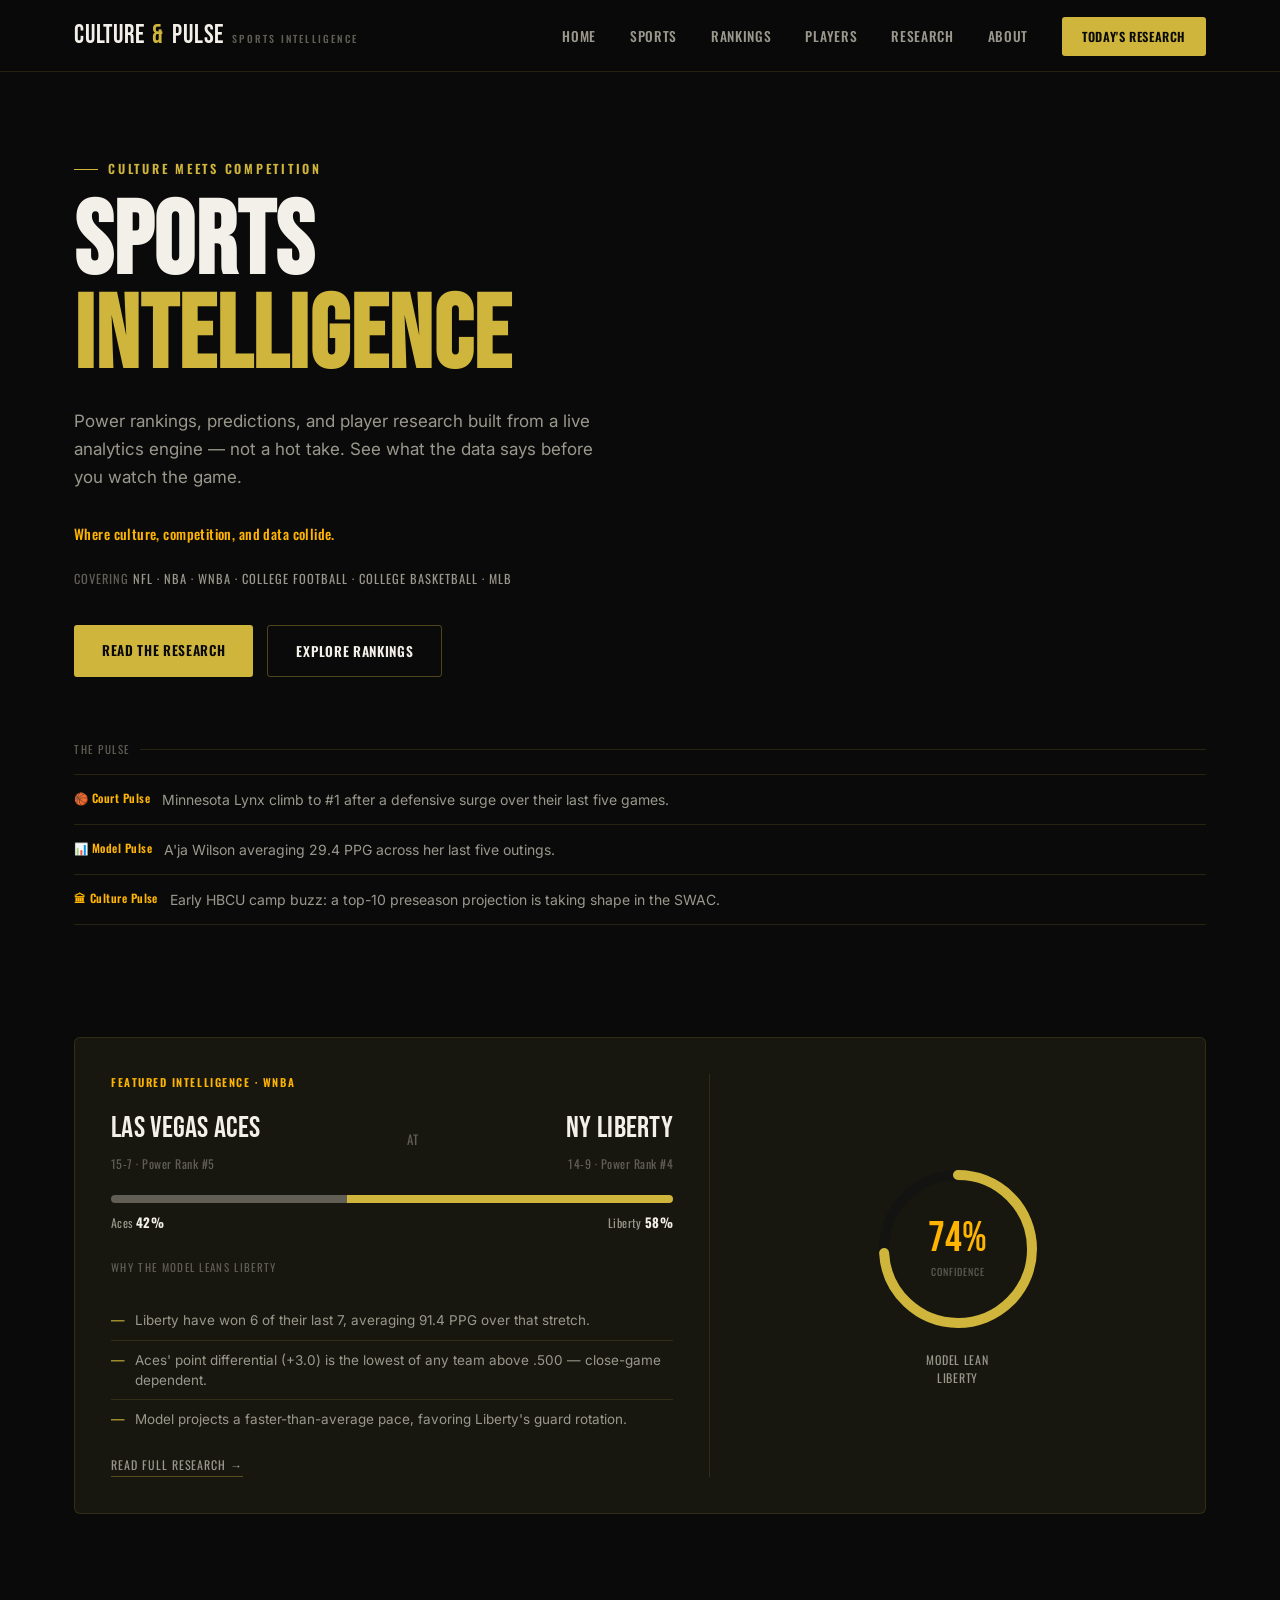
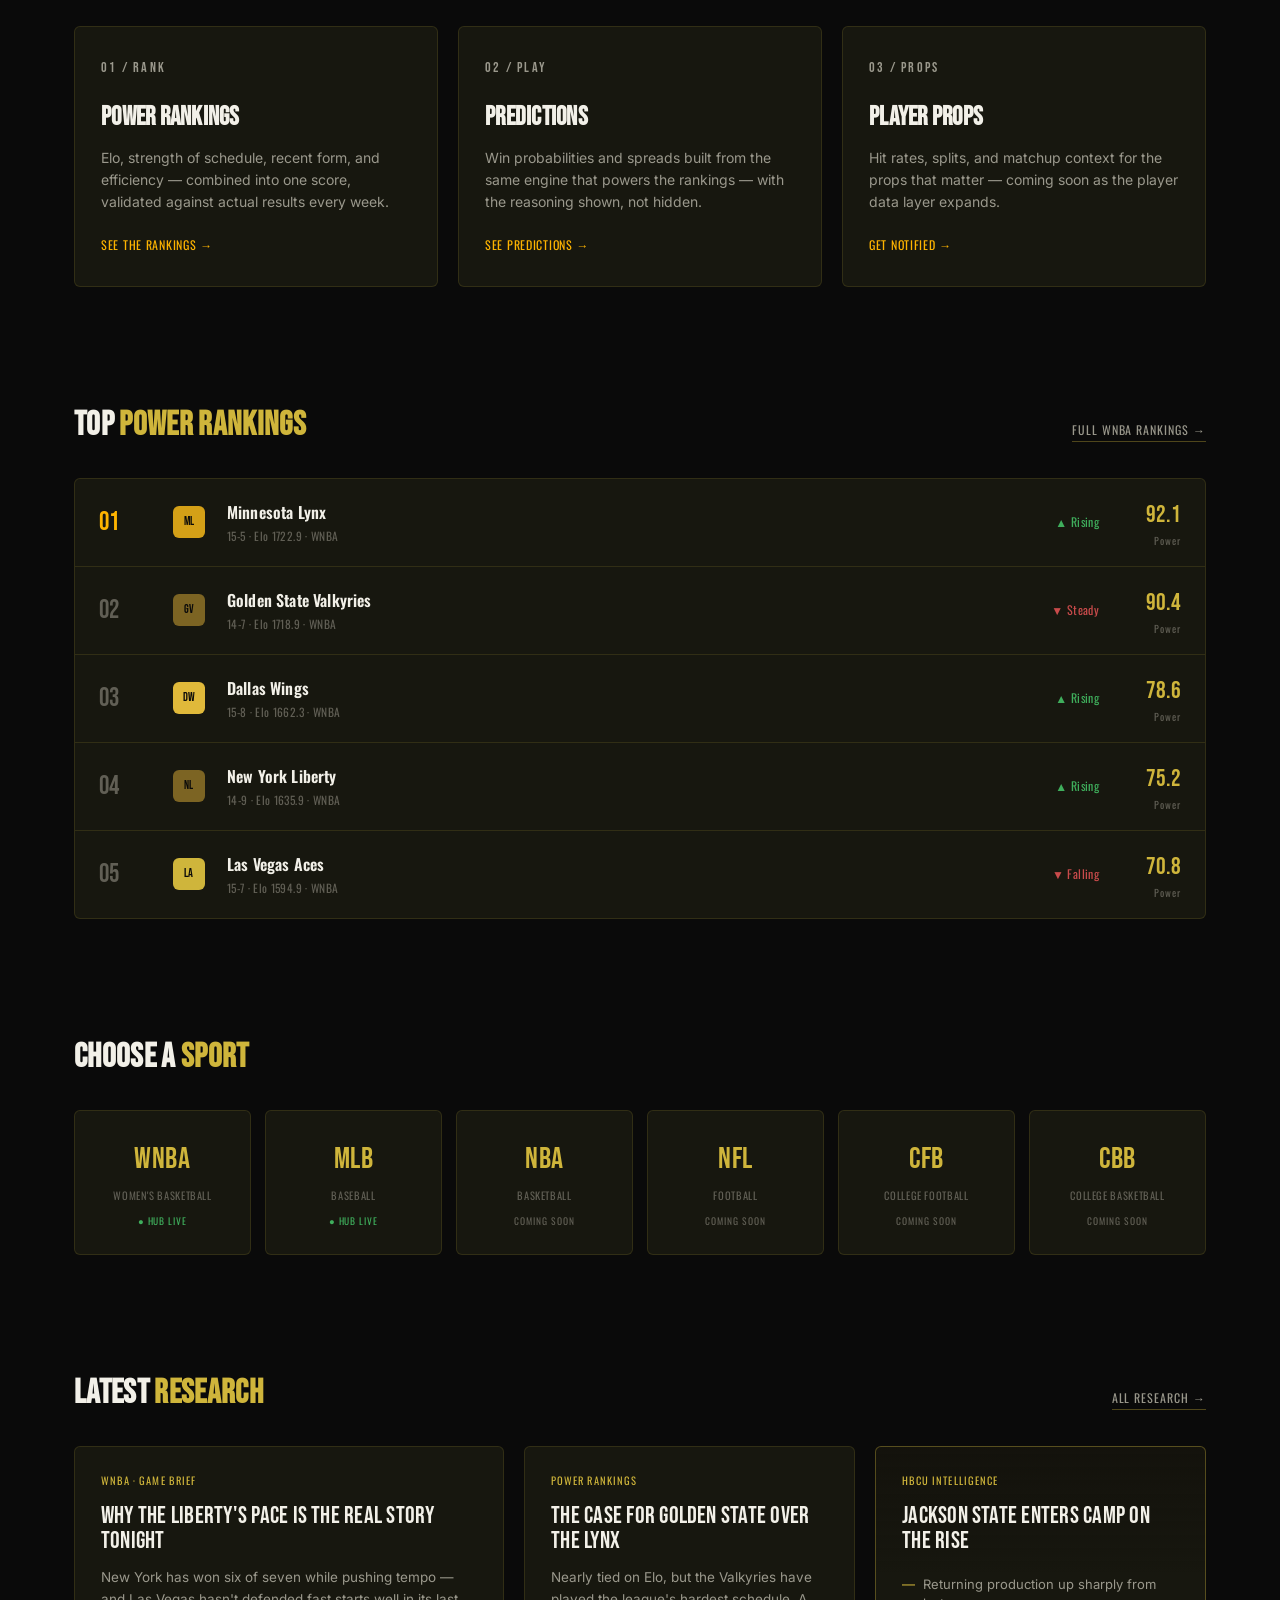
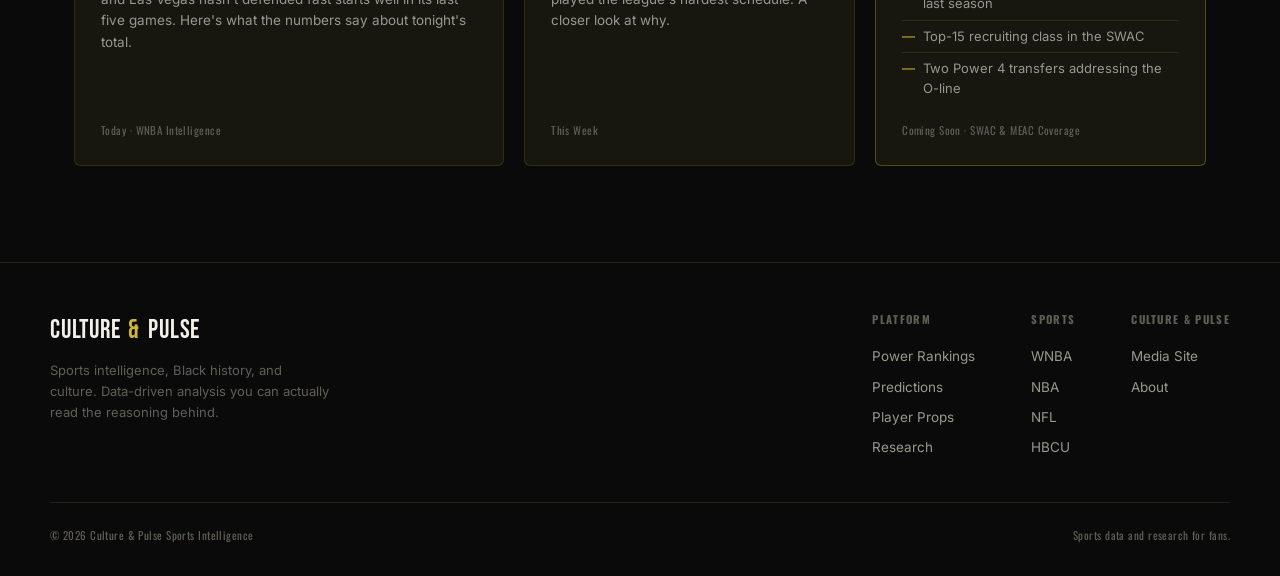
<file: index.html>
<!DOCTYPE html>
<html lang="en">
<head>
<meta charset="UTF-8">
<meta name="viewport" content="width=device-width, initial-scale=1.0">
<title>Culture & Pulse Sports Intelligence</title>
<meta name="description" content="Data-driven sports analysis, power rankings, predictions, and player insights across NFL, NBA, WNBA, College Football, College Basketball, and MLB.">
<link rel="preconnect" href="https://fonts.googleapis.com">
<link href="https://fonts.googleapis.com/css2?family=Bebas+Neue&family=Oswald:wght@400;500;600;700&family=Inter:wght@400;500;600&display=swap" rel="stylesheet">
<link rel="stylesheet" href="styles.css">
</head>
<body>

<div id="cp-ticker"></div>

<header>
  <nav>
    <a href="#" class="logo">CULTURE <span class="amp">&</span> PULSE<span class="sub">SPORTS INTELLIGENCE</span></a>
    <button class="nav-toggle" id="navToggle" aria-label="Open menu" aria-expanded="false">☰</button>
    <ul class="nav-links" id="navLinks">
      <li><a href="#">Home</a></li>
      <li class="has-dropdown">
        <a href="#" aria-haspopup="true">Sports</a>
        <ul class="dropdown">
          <li><a href="#">NFL</a></li>
          <li><a href="#">NBA</a></li>
          <li><a href="wnba.html">WNBA</a></li>
          <li><a href="mlb.html">MLB</a></li>
          <li><a href="#">College Football</a></li>
          <li><a href="#">College Basketball</a></li>
        </ul>
      </li>
      <li><a href="#">Rankings</a></li>
      <li><a href="#">Players</a></li>
      <li><a href="#">Research</a></li>
      <li><a href="#">About</a></li>
      <li><a href="#" class="nav-cta">Today's Research</a></li>
    </ul>
  </nav>
</header>

<main>

  <section class="hero">
    <p class="eyebrow">Culture Meets Competition</p>
    <h1 class="hero-title">Sports<br><span class="line2">Intelligence</span></h1>
    <p class="hero-sub">Power rankings, predictions, and player research built from a live analytics engine — not a hot take. See what the data says before you watch the game.</p>
    <p class="hero-dna">Where culture, competition, and data collide.</p>
    <p class="hero-sports-line">Covering <span>NFL · NBA · WNBA · College Football · College Basketball · MLB</span></p>
    <div class="hero-ctas">
      <a href="#research" class="btn btn-primary">Read the Research</a>
      <a href="#rankings" class="btn btn-ghost">Explore Rankings</a>
    </div>
  </section>

  <section id="pulse">
    <div class="wrap">
      <p class="pulse-label">The Pulse</p>
      <ul class="pulse-list">
        <li><span class="pulse-tag">🏀 Court Pulse</span> Minnesota Lynx climb to #1 after a defensive surge over their last five games.</li>
        <li><span class="pulse-tag">📊 Model Pulse</span> A'ja Wilson averaging 29.4 PPG across her last five outings.</li>
        <li><span class="pulse-tag">🏛 Culture Pulse</span> Early HBCU camp buzz: a top-10 preseason projection is taking shape in the SWAC.</li>
      </ul>
    </div>
  </section>

  <section id="gotd">
    <div class="wrap">
      <div class="gotd-card">
        <div>
          <p class="gotd-tag">Featured Intelligence · WNBA</p>
          <div class="matchup-row">
            <div class="team-block">
              <span class="team-name">Las Vegas Aces</span>
              <span class="team-record">15-7 · Power Rank #5</span>
            </div>
            <span class="vs">AT</span>
            <div class="team-block" style="text-align:right;">
              <span class="team-name">NY Liberty</span>
              <span class="team-record">14-9 · Power Rank #4</span>
            </div>
          </div>
          <div class="win-prob-bar">
            <span style="width:42%;background:var(--text-faint);"></span>
            <span style="width:58%;background:var(--gold);"></span>
          </div>
          <div class="win-prob-labels">
            <span>Aces <b>42%</b></span>
            <span>Liberty <b>58%</b></span>
          </div>
          <div class="factors">
            <p class="factors-label">Why the Model Leans Liberty</p>
            <ul class="factors">
              <li>Liberty have won 6 of their last 7, averaging 91.4 PPG over that stretch.</li>
              <li>Aces' point differential (+3.0) is the lowest of any team above .500 — close-game dependent.</li>
              <li>Model projects a faster-than-average pace, favoring Liberty's guard rotation.</li>
            </ul>
          </div>
          <a href="game.html?game=aces-liberty" class="section-link" style="display:inline-block;margin-top:18px;">Read Full Research →</a>
        </div>
        <div class="ring-block">
          <div class="ring-wrap">
            <svg width="168" height="168" viewBox="0 0 168 168">
              <circle class="ring-bg" cx="84" cy="84" r="74"></circle>
              <circle class="ring-fg" cx="84" cy="84" r="74" stroke-dasharray="465" stroke-dashoffset="121"></circle>
            </svg>
            <div class="ring-center">
              <span class="ring-num">74%</span>
              <span class="ring-label">Confidence</span>
            </div>
          </div>
          <p class="ring-caption">Model Lean<br>Liberty</p>
        </div>
      </div>
    </div>
  </section>

  <section id="pillars">
    <div class="wrap">
      <div class="pillars">
        <div class="pillar">
          <p class="pillar-icon">01 / RANK</p>
          <h3>Power Rankings</h3>
          <p>Elo, strength of schedule, recent form, and efficiency — combined into one score, validated against actual results every week.</p>
          <a href="#" class="pillar-link">See the rankings →</a>
        </div>
        <div class="pillar">
          <p class="pillar-icon">02 / PLAY</p>
          <h3>Predictions</h3>
          <p>Win probabilities and spreads built from the same engine that powers the rankings — with the reasoning shown, not hidden.</p>
          <a href="#" class="pillar-link">See predictions →</a>
        </div>
        <div class="pillar">
          <p class="pillar-icon">03 / PROPS</p>
          <h3>Player Props</h3>
          <p>Hit rates, splits, and matchup context for the props that matter — coming soon as the player data layer expands.</p>
          <a href="#" class="pillar-link">Get notified →</a>
        </div>
      </div>
    </div>
  </section>

  <section id="rankings">
    <div class="wrap">
      <div class="section-head">
        <h2 class="section-title">Top <span class="gold">Power Rankings</span></h2>
        <a href="#" class="section-link">Full WNBA Rankings →</a>
      </div>
      <div class="rank-list">
        <div class="rank-row top">
          <span class="rank-num">01</span>
          <div class="rank-team">
            <span class="rank-team-name">Minnesota Lynx</span>
            <span class="rank-team-meta">15-5 · Elo 1722.9 · WNBA</span>
          </div>
          <span class="rank-trend up">▲ Rising</span>
          <div class="rank-score">92.1<small>Power</small></div>
        </div>
        <div class="rank-row">
          <span class="rank-num">02</span>
          <div class="rank-team">
            <span class="rank-team-name">Golden State Valkyries</span>
            <span class="rank-team-meta">14-7 · Elo 1718.9 · WNBA</span>
          </div>
          <span class="rank-trend down">▼ Steady</span>
          <div class="rank-score">90.4<small>Power</small></div>
        </div>
        <div class="rank-row">
          <span class="rank-num">03</span>
          <div class="rank-team">
            <span class="rank-team-name">Dallas Wings</span>
            <span class="rank-team-meta">15-8 · Elo 1662.3 · WNBA</span>
          </div>
          <span class="rank-trend up">▲ Rising</span>
          <div class="rank-score">78.6<small>Power</small></div>
        </div>
        <div class="rank-row">
          <span class="rank-num">04</span>
          <div class="rank-team">
            <span class="rank-team-name">New York Liberty</span>
            <span class="rank-team-meta">14-9 · Elo 1635.9 · WNBA</span>
          </div>
          <span class="rank-trend up">▲ Rising</span>
          <div class="rank-score">75.2<small>Power</small></div>
        </div>
        <div class="rank-row">
          <span class="rank-num">05</span>
          <div class="rank-team">
            <span class="rank-team-name">Las Vegas Aces</span>
            <span class="rank-team-meta">15-7 · Elo 1594.9 · WNBA</span>
          </div>
          <span class="rank-trend down">▼ Falling</span>
          <div class="rank-score">70.8<small>Power</small></div>
        </div>
      </div>
    </div>
  </section>

  <section id="sports">
    <div class="wrap">
      <div class="section-head">
        <h2 class="section-title">Choose a <span class="gold">Sport</span></h2>
      </div>
      <div class="sport-grid">
        <a class="sport-tile" href="wnba.html"><div class="abbr">WNBA</div><div class="full">Women's Basketball</div><div class="status live">● Hub Live</div></a>
        <a class="sport-tile" href="mlb.html"><div class="abbr">MLB</div><div class="full">Baseball</div><div class="status live">● Hub Live</div></a>
        <a class="sport-tile" href="#"><div class="abbr">NBA</div><div class="full">Basketball</div><div class="status">Coming Soon</div></a>
        <a class="sport-tile" href="#"><div class="abbr">NFL</div><div class="full">Football</div><div class="status">Coming Soon</div></a>
        <a class="sport-tile" href="#"><div class="abbr">CFB</div><div class="full">College Football</div><div class="status">Coming Soon</div></a>
        <a class="sport-tile" href="#"><div class="abbr">CBB</div><div class="full">College Basketball</div><div class="status">Coming Soon</div></a>
      </div>
    </div>
  </section>

  <section id="research">
    <div class="wrap">
      <div class="section-head">
        <h2 class="section-title">Latest <span class="gold">Research</span></h2>
        <a href="#" class="section-link">All Research →</a>
      </div>
      <div class="research-grid">
        <div class="research-card">
          <p class="research-tag">WNBA · Game Brief</p>
          <p class="research-title">Why the Liberty's pace is the real story tonight</p>
          <p class="research-excerpt">New York has won six of seven while pushing tempo — and Las Vegas hasn't defended fast starts well in its last five games. Here's what the numbers say about tonight's total.</p>
          <p class="research-meta">Today · WNBA Intelligence</p>
        </div>
        <div class="research-card">
          <p class="research-tag">Power Rankings</p>
          <p class="research-title">The case for Golden State over the Lynx</p>
          <p class="research-excerpt">Nearly tied on Elo, but the Valkyries have played the league's hardest schedule. A closer look at why.</p>
          <p class="research-meta">This Week</p>
        </div>
        <div class="research-card hbcu-card">
          <p class="research-tag">HBCU Intelligence</p>
          <p class="research-title">Jackson State enters camp on the rise</p>
          <ul class="hbcu-factors">
            <li>Returning production up sharply from last season</li>
            <li>Top-15 recruiting class in the SWAC</li>
            <li>Two Power 4 transfers addressing the O-line</li>
          </ul>
          <p class="research-meta">Coming Soon · SWAC & MEAC Coverage</p>
        </div>
      </div>
    </div>
  </section>

</main>

<footer>
  <div class="footer-inner">
    <div class="footer-brand">
      <a href="#" class="logo">CULTURE <span class="amp">&</span> PULSE</a>
      <p class="footer-tag">Sports intelligence, Black history, and culture. Data-driven analysis you can actually read the reasoning behind.</p>
    </div>
    <div class="footer-cols">
      <div class="footer-col">
        <h4>Platform</h4>
        <a href="#">Power Rankings</a>
        <a href="#">Predictions</a>
        <a href="#">Player Props</a>
        <a href="#">Research</a>
      </div>
      <div class="footer-col">
        <h4>Sports</h4>
        <a href="wnba.html">WNBA</a>
        <a href="#">NBA</a>
        <a href="#">NFL</a>
        <a href="#">HBCU</a>
      </div>
      <div class="footer-col">
        <h4>Culture & Pulse</h4>
        <a href="#">Media Site</a>
        <a href="#">About</a>
      </div>
    </div>
  </div>
  <div class="footer-bottom">
    <span>© 2026 Culture & Pulse Sports Intelligence</span>
    <span>Sports data and research for fans.</span>
  </div>
</footer>

<script src="badges.js"></script>
<script src="ticker.js"></script>
<script>
  const toggle = document.getElementById('navToggle');
  const links = document.getElementById('navLinks');
  toggle.addEventListener('click', () => {
    const isOpen = links.classList.toggle('open');
    toggle.setAttribute('aria-expanded', isOpen);
  });

  // mobile dropdown tap-to-open for Sports
  if (window.matchMedia('(max-width: 900px)').matches) {
    document.querySelectorAll('.has-dropdown > a').forEach(a => {
      a.addEventListener('click', (e) => {
        e.preventDefault();
        a.closest('.has-dropdown').classList.toggle('open');
      });
    });
  }

  // Inject badges into the static Power Rankings preview rows (these
  // 5 rows are hand-typed HTML, not JSON-rendered, so badges get
  // added here rather than baked into the markup — keeps the badge
  // logic in one place instead of hardcoding SVG/initials by hand).
  document.querySelectorAll('.rank-row').forEach(row => {
    const rankNum = row.querySelector('.rank-num');
    const nameEl = row.querySelector('.rank-team-name');
    if (rankNum && nameEl) {
      rankNum.insertAdjacentHTML('afterend', renderTeamBadge(nameEl.textContent.trim(), 32));
    }
  });
</script>

</body>
</html>
</file>
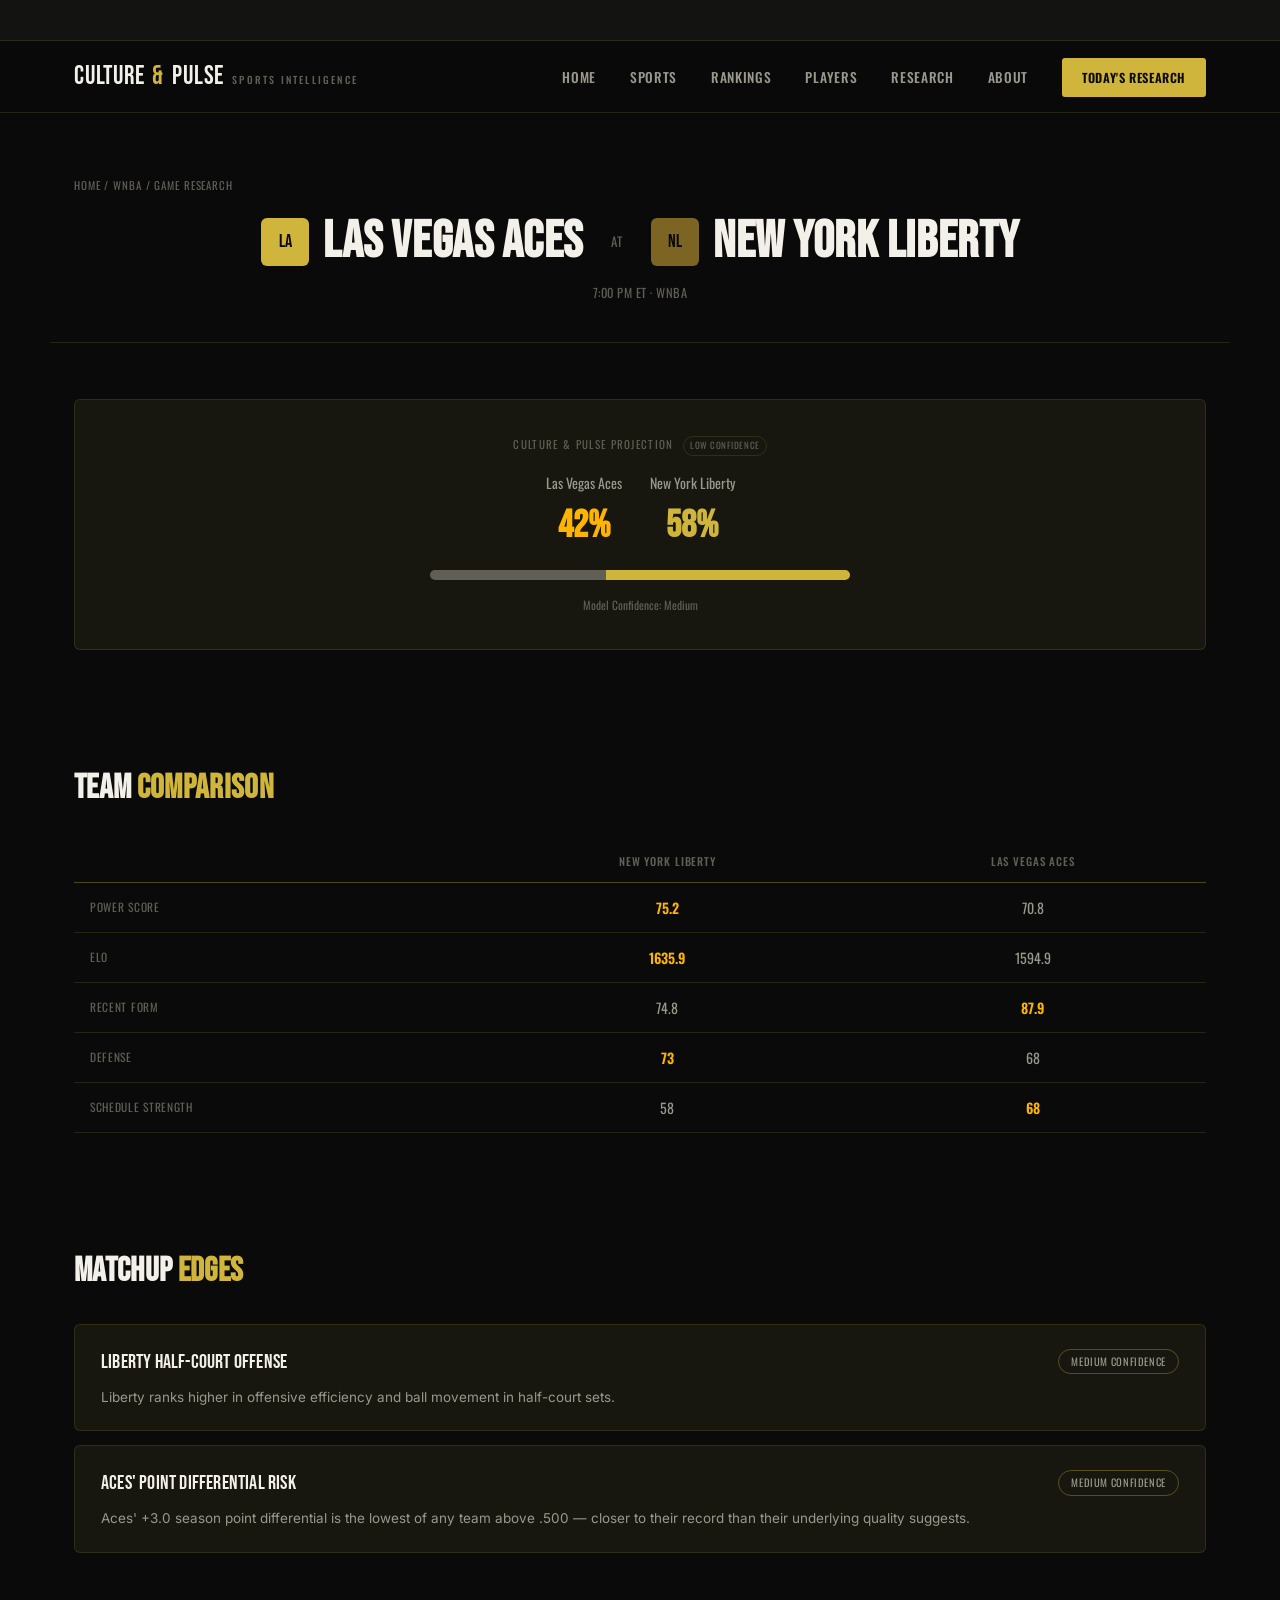
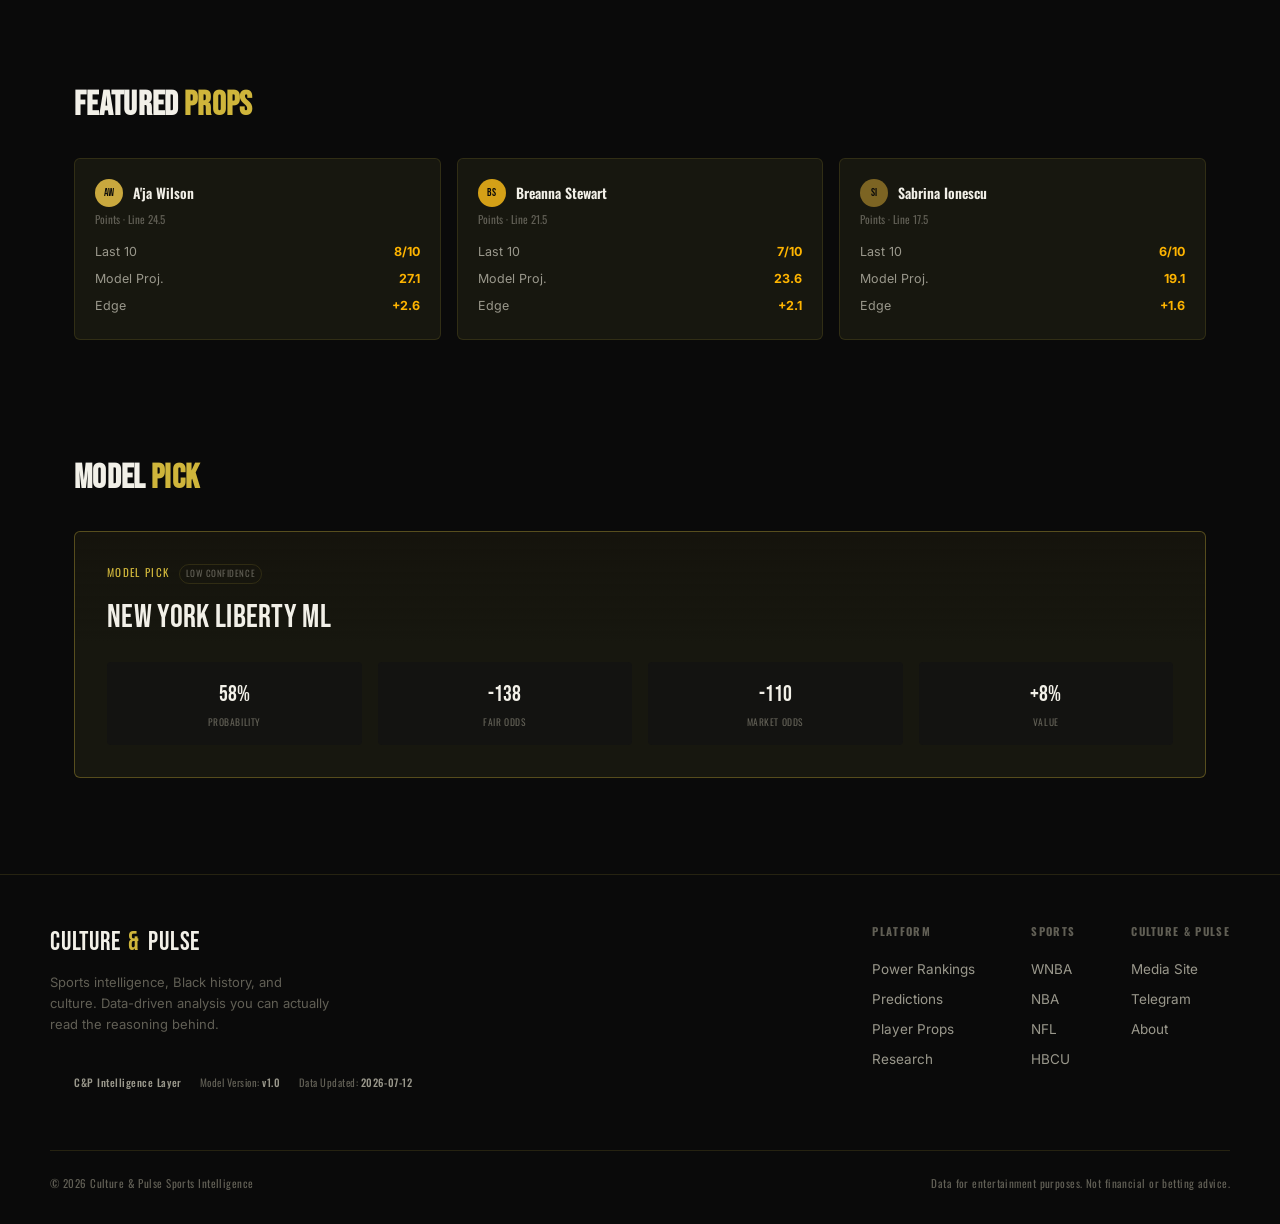
<file: game.html>
<!DOCTYPE html>
<html lang="en">
<head>
<meta charset="UTF-8">
<meta name="viewport" content="width=device-width, initial-scale=1.0">
<title id="pageTitle">Game Research | Culture & Pulse Sports Intelligence</title>
<meta name="description" content="Matchup intelligence, team comparison, edges, and model picks — built from a live analytics engine.">
<link rel="preconnect" href="https://fonts.googleapis.com">
<link href="https://fonts.googleapis.com/css2?family=Bebas+Neue&family=Oswald:wght@400;500;600;700&family=Inter:wght@400;500;600&display=swap" rel="stylesheet">
<link rel="stylesheet" href="styles.css">
<style>
  .page-header{padding:64px 24px 40px;max-width:1180px;margin:0 auto;border-bottom:1px solid var(--border);}
  .breadcrumb{font-family:var(--label);font-size:11px;letter-spacing:0.08em;text-transform:uppercase;color:var(--text-faint);margin-bottom:22px;}
  .breadcrumb a{color:var(--text-faint);transition:color .15s ease;}
  .breadcrumb a:hover{color:var(--gold-bright);}
  .matchup-title-row{display:flex;align-items:center;justify-content:center;gap:28px;flex-wrap:wrap;text-align:center;}
  .matchup-title-row h1{font-family:var(--display);font-size:clamp(32px,5.5vw,52px);letter-spacing:0.01em;text-transform:uppercase;line-height:1;}
  .matchup-title-row a{transition:color .15s ease;}
  .matchup-title-row a:hover{color:var(--gold-bright);}
  .matchup-vs{font-family:var(--label);font-size:13px;color:var(--text-faint);letter-spacing:0.1em;}
  .tipoff-line{text-align:center;font-family:var(--label);font-size:12.5px;color:var(--text-faint);letter-spacing:0.04em;margin-top:16px;}

  .conf-flag{
    font-size:9px;letter-spacing:0.06em;text-transform:uppercase;color:var(--text-faint);
    border:1px solid var(--border);border-radius:10px;padding:2px 6px;margin-left:5px;cursor:help;display:inline-block;
  }

  /* Projection card */
  .proj-card{
    background:var(--bg-card);border:1px solid var(--border);border-radius:6px;padding:36px;
    display:flex;flex-direction:column;align-items:center;text-align:center;gap:16px;
  }
  .proj-label{font-family:var(--label);font-size:11px;letter-spacing:0.12em;text-transform:uppercase;color:var(--text-faint);}
  .win-prob-row{display:flex;align-items:center;gap:28px;}
  .win-prob-team{font-family:var(--label);font-size:14px;color:var(--text-dim);}
  .win-prob-team b{display:block;font-family:var(--display);font-size:38px;color:var(--gold-bright);margin-top:4px;}
  .win-prob-team.favorite b{color:var(--gold);}
  .proj-bar{width:100%;max-width:420px;height:10px;border-radius:5px;overflow:hidden;display:flex;background:var(--bg-elevated);}
  .proj-bar span{display:block;height:100%;}

  /* Comparison table */
  .cmp-table{width:100%;border-collapse:collapse;margin-top:24px;}
  .cmp-table th{font-family:var(--label);font-size:11px;letter-spacing:0.08em;text-transform:uppercase;color:var(--text-faint);padding:12px 16px;text-align:center;border-bottom:1px solid var(--border-bright);font-weight:500;}
  .cmp-table th:first-child{text-align:left;}
  .cmp-table td{padding:14px 16px;border-bottom:1px solid var(--border);text-align:center;font-family:var(--label);font-size:14px;color:var(--text-dim);}
  .cmp-table td:first-child{text-align:left;color:var(--text-faint);font-size:11.5px;letter-spacing:0.06em;text-transform:uppercase;}
  .cmp-table td.win{color:var(--gold-bright);font-weight:600;}

  /* Edges */
  .edge-card{background:var(--bg-card);border:1px solid var(--border);border-radius:6px;padding:22px 26px;margin-bottom:14px;}
  .edge-title-row{display:flex;justify-content:space-between;align-items:center;margin-bottom:10px;}
  .edge-title{font-family:var(--display);font-size:20px;letter-spacing:0.01em;}
  .edge-conf{font-family:var(--label);font-size:10.5px;letter-spacing:0.06em;text-transform:uppercase;padding:4px 12px;border-radius:20px;border:1px solid var(--border-bright);color:var(--text-dim);}
  .edge-conf.high{color:var(--win);border-color:rgba(63,174,92,0.3);background:rgba(63,174,92,0.08);}
  .edge-why{font-size:13.5px;color:var(--text-dim);line-height:1.6;}

  /* Featured props */
  .prop-mini-grid{display:grid;grid-template-columns:repeat(auto-fit,minmax(220px,1fr));gap:16px;}
  .prop-mini{background:var(--bg-card);border:1px solid var(--border);border-radius:6px;padding:20px;transition:border-color .18s ease;}
  .prop-mini:hover{border-color:var(--border-bright);}
  .prop-mini-name{font-family:var(--label);font-weight:600;font-size:14px;margin-bottom:4px;}
  .prop-mini-meta{font-family:var(--label);font-size:11px;color:var(--text-faint);margin-bottom:12px;}
  .prop-mini-stat{display:flex;justify-content:space-between;font-size:12.5px;color:var(--text-dim);padding:4px 0;}
  .prop-mini-stat b{color:var(--gold-bright);}

  /* Model pick card */
  .pick-card{
    background:linear-gradient(180deg, rgba(207,181,59,0.06), var(--bg-card) 45%);
    border:1px solid var(--border-bright);border-radius:6px;padding:32px;
  }
  .pick-label{font-family:var(--label);font-size:11px;letter-spacing:0.12em;text-transform:uppercase;color:var(--gold);margin-bottom:10px;}
  .pick-title{font-family:var(--display);font-size:32px;letter-spacing:0.01em;margin-bottom:20px;}
  .pick-grid{display:grid;grid-template-columns:repeat(4,1fr);gap:16px;}
  @media (max-width:700px){.pick-grid{grid-template-columns:repeat(2,1fr);}}
  .pick-cell{background:var(--bg-elevated);border-radius:4px;padding:16px;text-align:center;}
  .pick-cell-num{font-family:var(--display);font-size:22px;color:var(--text);}
  .pick-cell-label{font-family:var(--label);font-size:9.5px;letter-spacing:0.06em;text-transform:uppercase;color:var(--text-faint);margin-top:4px;}

  .load-state{text-align:center;padding:80px 24px;color:var(--text-faint);font-family:var(--label);letter-spacing:0.04em;}
</style>
</head>
<body>

<div class="ticker-bar" aria-hidden="true">
  <div class="ticker-track">
    <span class="ticker-item"><span class="dot">●</span> WNBA <b>LV ACES</b> 84 <span class="up">▲</span> <b>NY LIBERTY</b> 79 — FINAL</span>
    <span class="ticker-item"><span class="dot">●</span> POWER RANK #1 <b>MINNESOTA LYNX</b> 92.1</span>
    <span class="ticker-item"><span class="dot">●</span> WNBA <b>LV ACES</b> 84 <span class="up">▲</span> <b>NY LIBERTY</b> 79 — FINAL</span>
  </div>
</div>

<header>
  <nav>
    <a href="index.html" class="logo">CULTURE <span class="amp">&</span> PULSE<span class="sub">SPORTS INTELLIGENCE</span></a>
    <button class="nav-toggle" id="navToggle" aria-label="Open menu" aria-expanded="false">☰</button>
    <ul class="nav-links" id="navLinks">
      <li><a href="index.html">Home</a></li>
      <li class="has-dropdown">
        <a href="#" aria-haspopup="true">Sports</a>
        <ul class="dropdown">
          <li><a href="#">NFL</a></li>
          <li><a href="#">NBA</a></li>
          <li><a href="wnba.html">WNBA</a></li>
          <li><a href="mlb.html">MLB</a></li>
          <li><a href="#">College Football</a></li>
          <li><a href="#">College Basketball</a></li>
        </ul>
      </li>
      <li><a href="wnba.html#rankings">Rankings</a></li>
      <li><a href="wnba.html#players">Players</a></li>
      <li><a href="wnba.html#research">Research</a></li>
      <li><a href="#">About</a></li>
      <li><a href="#" class="nav-cta">Today's Research</a></li>
    </ul>
  </nav>
</header>

<main>
  <div id="content">
    <div class="load-state">Loading game research…</div>
  </div>
</main>

<footer>
  <div class="footer-inner">
    <div class="footer-brand">
      <a href="index.html" class="logo">CULTURE <span class="amp">&</span> PULSE</a>
      <p class="footer-tag">Sports intelligence, Black history, and culture. Data-driven analysis you can actually read the reasoning behind.</p>
    </div>
    <div class="footer-cols">
      <div class="footer-col">
        <h4>Platform</h4>
        <a href="wnba.html#rankings">Power Rankings</a>
        <a href="#">Predictions</a>
        <a href="#">Player Props</a>
        <a href="#">Research</a>
      </div>
      <div class="footer-col">
        <h4>Sports</h4>
        <a href="wnba.html">WNBA</a>
        <a href="#">NBA</a>
        <a href="#">NFL</a>
        <a href="#">HBCU</a>
      </div>
      <div class="footer-col">
        <h4>Culture & Pulse</h4>
        <a href="#">Media Site</a>
        <a href="#">Telegram</a>
        <a href="#">About</a>
      </div>
    </div>
  </div>
  <p class="intel-badge" id="intelBadge">
    <span><b>C&amp;P Intelligence Layer</b></span>
    <span>Model Version: <b>v1.0</b></span>
    <span>Data Updated: <b id="intelUpdated">—</b></span>
  </p>
  <div class="footer-bottom">
    <span>© 2026 Culture & Pulse Sports Intelligence</span>
    <span>Data for entertainment purposes. Not financial or betting advice.</span>
  </div>
</footer>

<script src="badges.js"></script>
<script>
  const toggle = document.getElementById('navToggle');
  const links = document.getElementById('navLinks');
  toggle.addEventListener('click', () => {
    const isOpen = links.classList.toggle('open');
    toggle.setAttribute('aria-expanded', isOpen);
  });
  if (window.matchMedia('(max-width: 900px)').matches) {
    document.querySelectorAll('.has-dropdown > a').forEach(a => {
      a.addEventListener('click', (e) => {
        e.preventDefault();
        a.closest('.has-dropdown').classList.toggle('open');
      });
    });
  }

  // Game Research Page — reads ?game=<slug>, fetches data/wnba-games.json
  // and cross-references data/wnba-players.json for featured props.
  // This is the page that connects Team + Player into one matchup view —
  // the loop the whole vertical slice was built to prove.
  const params = new URLSearchParams(window.location.search);
  const slug = params.get('game') || 'aces-liberty';

  const confFlag = (level) => `<span class="conf-flag" title="Placeholder — no prediction pipeline feeding this yet">${level || 'low'} confidence</span>`;

  Promise.all([
    fetch('data/wnba-games.json').then(r => { if (!r.ok) throw new Error('Games data not found'); return r.json(); }),
    fetch('data/wnba-players.json').then(r => { if (!r.ok) throw new Error('Players data not found'); return r.json(); })
  ]).then(([gamesData, playersData]) => {
    const badge = document.getElementById('intelUpdated');
    if (badge) badge.textContent = gamesData.updated || '—';
    const game = gamesData.games.find(g => g.slug === slug);
    const content = document.getElementById('content');

    if (!game) {
      content.innerHTML = `<div class="load-state">No game found for "${slug}". <a href="wnba.html" style="color:var(--gold-bright);">Back to WNBA Hub →</a></div>`;
      return;
    }

    document.getElementById('pageTitle').textContent = `${game.away_team} @ ${game.home_team} | Culture & Pulse Sports Intelligence`;

    const cmp = game.comparison;
    const cmpRow = (label, key, higherIsBetter = true) => {
      const h = cmp[key].home, a = cmp[key].away;
      const homeWins = higherIsBetter ? h >= a : h <= a;
      return `<tr>
        <td>${label}</td>
        <td class="${homeWins ? 'win' : ''}">${h}</td>
        <td class="${!homeWins ? 'win' : ''}">${a}</td>
      </tr>`;
    };

    const featuredProps = (game.featured_props || [])
      .map(slug => playersData.players.find(p => p.slug === slug))
      .filter(Boolean);

    const propMini = (player) => {
      const p = player.props[0];
      return `
        <a class="prop-mini" href="player.html?player=${player.slug}" style="display:block;">
          <div style="display:flex;align-items:center;gap:10px;margin-bottom:4px;">
            ${renderPlayerBadge(player.name, 28)}
            <div class="prop-mini-name" style="margin-bottom:0;">${player.name}</div>
          </div>
          <div class="prop-mini-meta">${p.label} · Line ${p.line}</div>
          <div class="prop-mini-stat"><span>Last 10</span><b>${p.hit_last10}</b></div>
          <div class="prop-mini-stat"><span>Model Proj.</span><b>${p.model_projection}</b></div>
          <div class="prop-mini-stat"><span>Edge</span><b>+${p.edge}</b></div>
        </a>`;
    };

    const p = game.projection;

    content.innerHTML = `
      <div class="page-header">
        <p class="breadcrumb"><a href="index.html">Home</a> / <a href="wnba.html">WNBA</a> / Game Research</p>
        <div class="matchup-title-row">
          <a href="team.html?team=${game.away_slug}" style="display:flex;align-items:center;gap:14px;">${renderTeamBadge(game.away_team, 48)}<h1>${game.away_team}</h1></a>
          <span class="matchup-vs">AT</span>
          <a href="team.html?team=${game.home_slug}" style="display:flex;align-items:center;gap:14px;">${renderTeamBadge(game.home_team, 48)}<h1>${game.home_team}</h1></a>
        </div>
        <p class="tipoff-line">${game.tipoff} · WNBA</p>
      </div>

      <section>
        <div class="wrap">
          <div class="proj-card">
            <p class="proj-label">Culture & Pulse Projection ${confFlag('low')}</p>
            <div class="win-prob-row">
              <div class="win-prob-team ${p.away_win_prob.value < p.home_win_prob.value ? '' : 'favorite'}">${game.away_team}<b>${p.away_win_prob.value}%</b></div>
              <div class="win-prob-team ${p.home_win_prob.value >= p.away_win_prob.value ? 'favorite' : ''}">${game.home_team}<b>${p.home_win_prob.value}%</b></div>
            </div>
            <div class="proj-bar">
              <span style="width:${p.away_win_prob.value}%;background:var(--text-faint);"></span>
              <span style="width:${p.home_win_prob.value}%;background:var(--gold);"></span>
            </div>
            <p style="font-family:var(--label);font-size:11.5px;color:var(--text-faint);">Model Confidence: ${p.model_confidence}</p>
          </div>
        </div>
      </section>

      <section>
        <div class="wrap">
          <div class="section-head"><h2 class="section-title">Team <span class="gold">Comparison</span></h2></div>
          <table class="cmp-table">
            <thead><tr><th></th><th>${game.home_team}</th><th>${game.away_team}</th></tr></thead>
            <tbody>
              ${cmpRow('Power Score', 'power_score')}
              ${cmpRow('Elo', 'elo')}
              ${cmpRow('Recent Form', 'form')}
              ${cmpRow('Defense', 'defense')}
              ${cmpRow('Schedule Strength', 'schedule_strength')}
            </tbody>
          </table>
        </div>
      </section>

      <section>
        <div class="wrap">
          <div class="section-head"><h2 class="section-title">Matchup <span class="gold">Edges</span></h2></div>
          ${game.edges.map(e => `
            <div class="edge-card">
              <div class="edge-title-row">
                <span class="edge-title">${e.title}</span>
                <span class="edge-conf ${e.confidence === 'High' ? 'high' : ''}">${e.confidence} Confidence</span>
              </div>
              <p class="edge-why">${e.why}</p>
            </div>
          `).join('')}
        </div>
      </section>

      ${featuredProps.length ? `
      <section>
        <div class="wrap">
          <div class="section-head"><h2 class="section-title">Featured <span class="gold">Props</span></h2></div>
          <div class="prop-mini-grid">${featuredProps.map(propMini).join('')}</div>
        </div>
      </section>` : ''}

      <section>
        <div class="wrap">
          <div class="section-head"><h2 class="section-title">Model <span class="gold">Pick</span></h2></div>
          <div class="pick-card">
            <p class="pick-label">Model Pick ${confFlag('low')}</p>
            <p class="pick-title">${game.model_pick.pick}</p>
            <div class="pick-grid">
              <div class="pick-cell"><div class="pick-cell-num">${game.model_pick.probability}%</div><div class="pick-cell-label">Probability</div></div>
              <div class="pick-cell"><div class="pick-cell-num">${game.model_pick.fair_odds}</div><div class="pick-cell-label">Fair Odds</div></div>
              <div class="pick-cell"><div class="pick-cell-num">${game.model_pick.market_odds}</div><div class="pick-cell-label">Market Odds</div></div>
              <div class="pick-cell"><div class="pick-cell-num">+${game.model_pick.value_pct}%</div><div class="pick-cell-label">Value</div></div>
            </div>
          </div>
        </div>
      </section>
    `;
  }).catch(err => {
    document.getElementById('content').innerHTML = `<div class="load-state">Couldn't load game research — ${err.message}</div>`;
    console.error(err);
  });
</script>

</body>
</html>
</file>
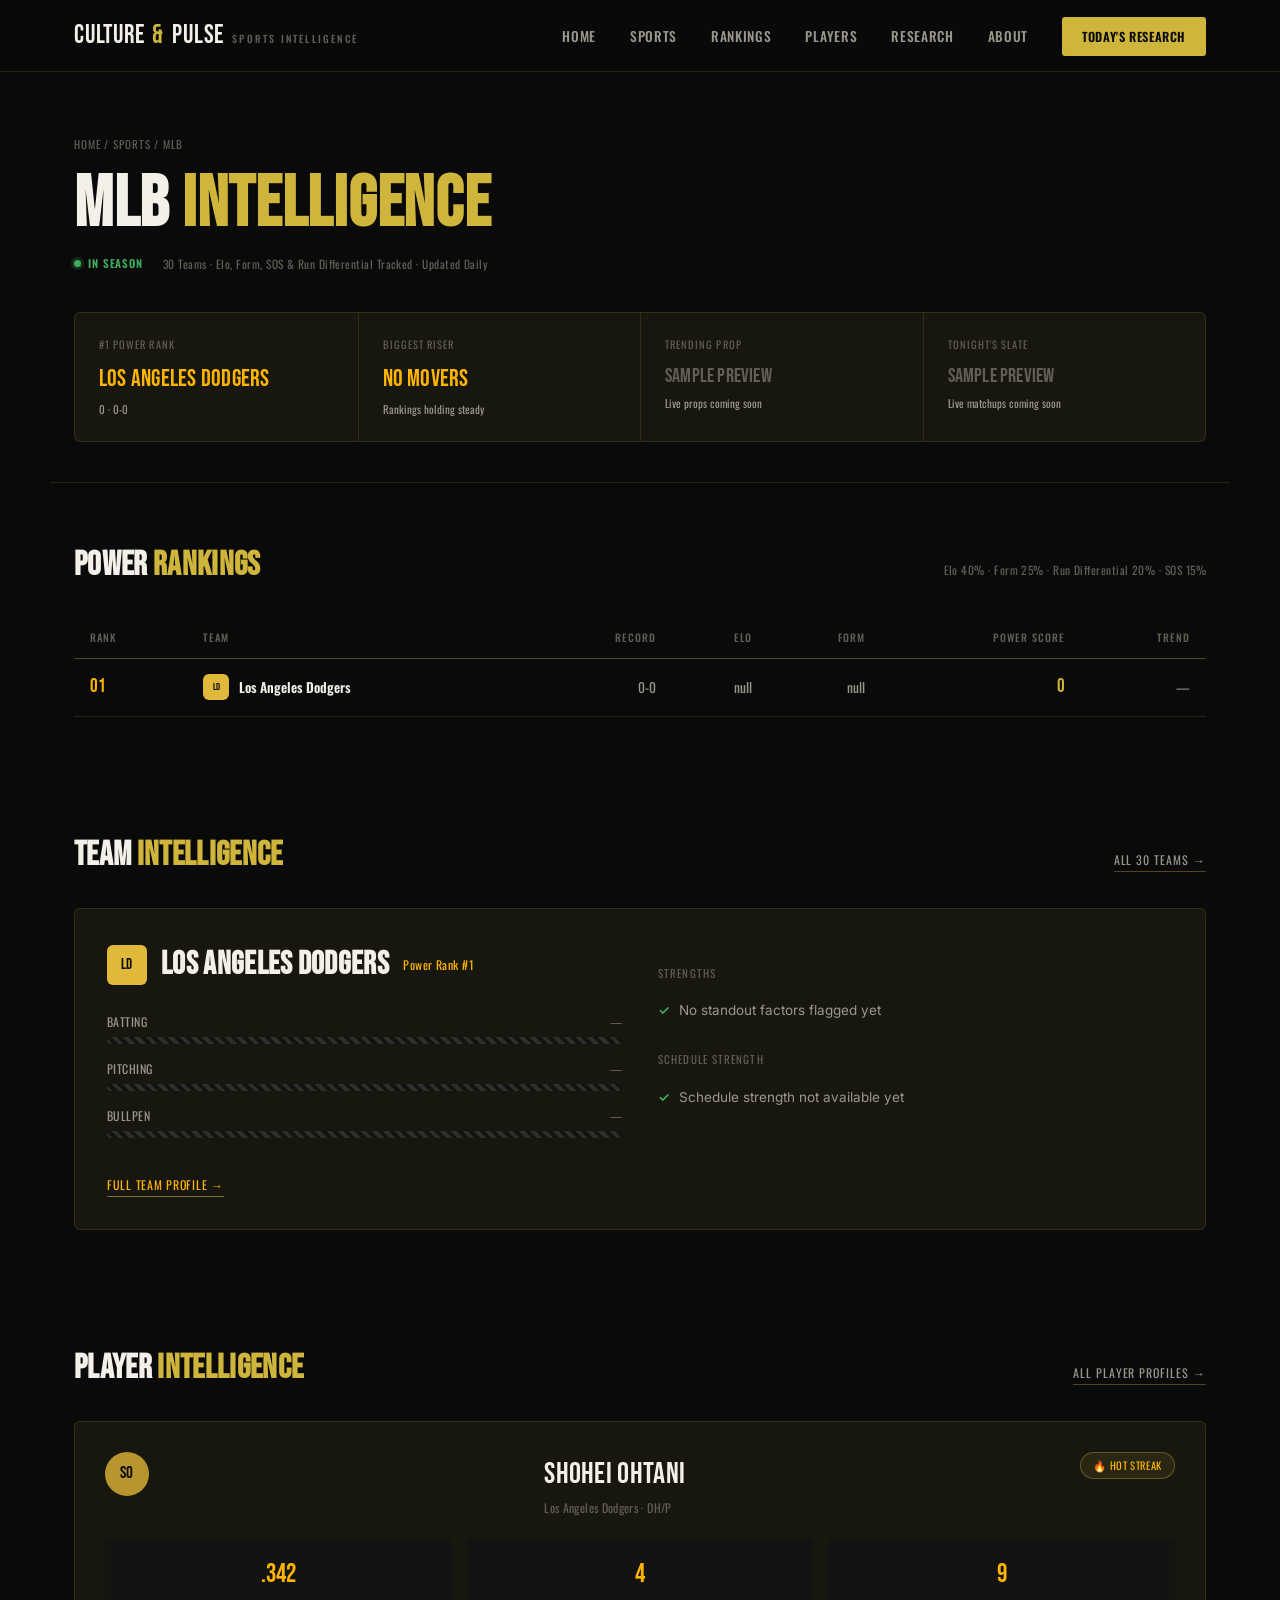
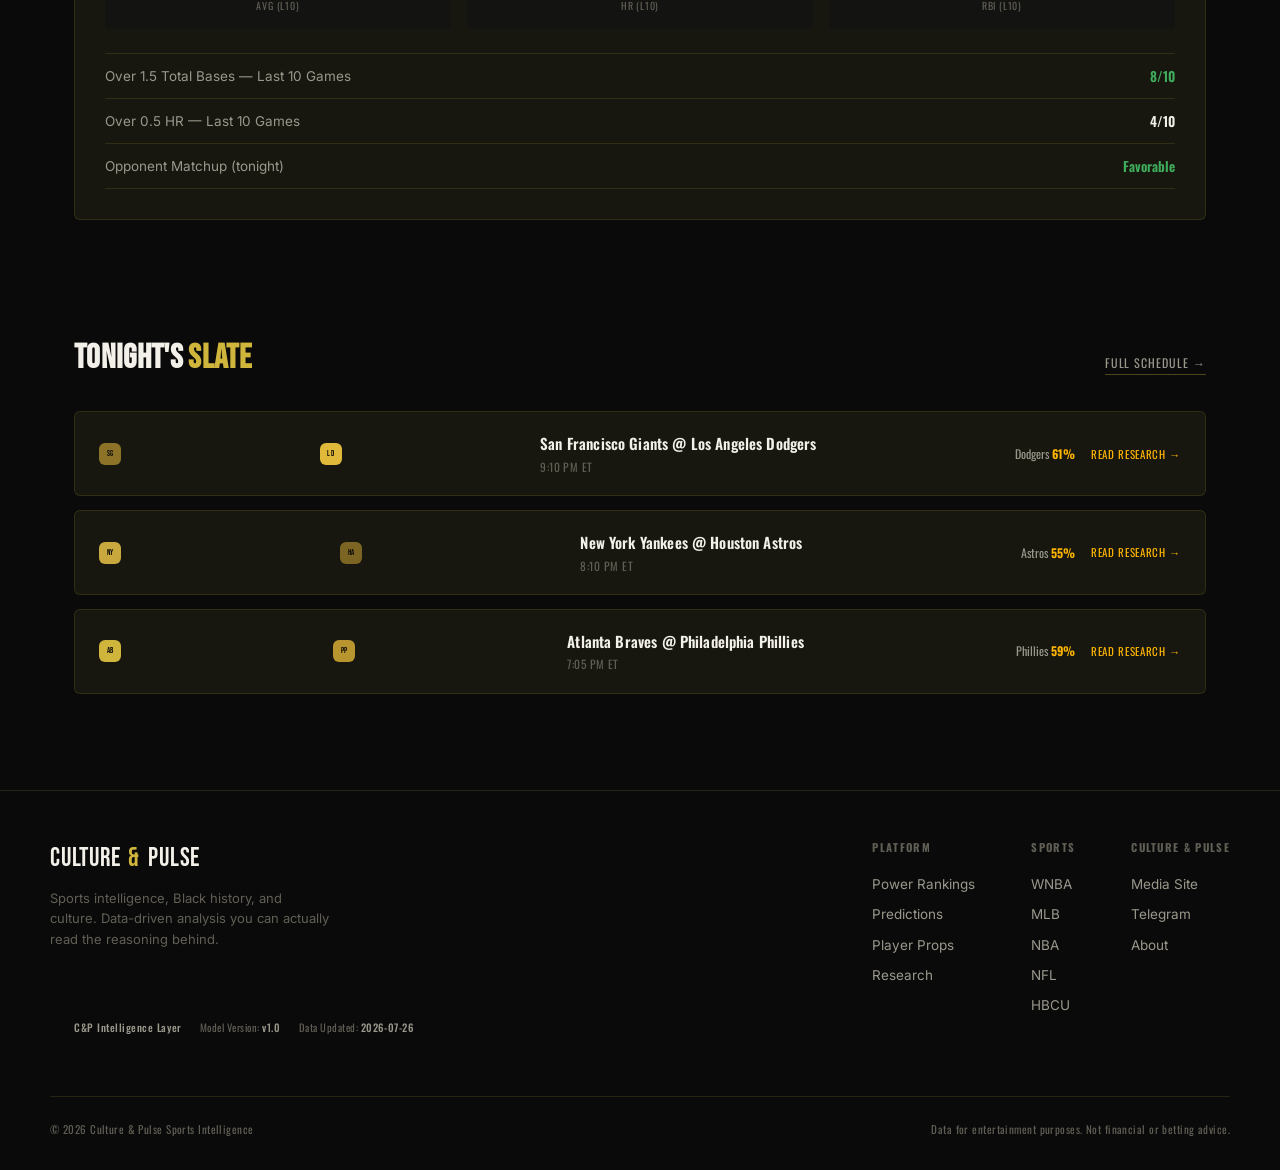
<file: mlb.html>
<!DOCTYPE html>
<html lang="en">
<head>
<meta charset="UTF-8">
<meta name="viewport" content="width=device-width, initial-scale=1.0">
<title>MLB Intelligence | Culture & Pulse Sports Intelligence</title>
<meta name="description" content="MLB power rankings, team intelligence, player watch, and game research — built from a live analytics engine.">
<link rel="preconnect" href="https://fonts.googleapis.com">
<link href="https://fonts.googleapis.com/css2?family=Bebas+Neue&family=Oswald:wght@400;500;600;700&family=Inter:wght@400;500;600&display=swap" rel="stylesheet">
<link rel="stylesheet" href="styles.css">
<style>
  /* ---------- Page header (non-hero) ---------- */
  .page-header{
    padding:64px 24px 40px;
    max-width:1180px;margin:0 auto;
    border-bottom:1px solid var(--border);
  }
  .breadcrumb{
    font-family:var(--label);font-size:11px;letter-spacing:0.08em;text-transform:uppercase;
    color:var(--text-faint);margin-bottom:18px;
  }
  .breadcrumb a{color:var(--text-faint);transition:color .15s ease;}
  .breadcrumb a:hover{color:var(--gold-bright);}
  .page-header h1{
    font-family:var(--display);font-size:clamp(44px,7vw,72px);letter-spacing:0.01em;text-transform:uppercase;line-height:0.95;
  }
  .page-header h1 .gold{color:var(--gold);}
  .page-status-row{
    display:flex;align-items:center;gap:20px;margin-top:16px;flex-wrap:wrap;
  }
  .live-badge{
    font-family:var(--label);font-size:11px;letter-spacing:0.08em;text-transform:uppercase;
    color:var(--win);display:flex;align-items:center;gap:7px;font-weight:600;
  }
  .live-badge::before{content:'';width:7px;height:7px;border-radius:50%;background:var(--win);box-shadow:0 0 0 3px rgba(63,174,92,0.2);}
  .page-meta{font-family:var(--label);font-size:11.5px;color:var(--text-faint);letter-spacing:0.04em;}

  /* ---------- League Pulse strip ---------- */
  .pulse-strip{
    display:grid;grid-template-columns:repeat(4,1fr);
    background:var(--bg-card);border:1px solid var(--border);border-radius:6px;overflow:hidden;
    margin-top:40px;
  }
  @media (max-width:700px){.pulse-strip{grid-template-columns:repeat(2,1fr);}}
  .pulse-cell{padding:24px;border-left:1px solid var(--border);}
  .pulse-cell:first-child{border-left:none;}
  .pulse-cell-label{font-family:var(--label);font-size:10.5px;letter-spacing:0.1em;text-transform:uppercase;color:var(--text-faint);margin-bottom:8px;}
  .pulse-cell-value{font-family:var(--display);font-size:24px;color:var(--gold-bright);letter-spacing:0.01em;}
  .pulse-cell-sub{font-family:var(--label);font-size:11px;color:var(--text-dim);margin-top:4px;}

  /* ---------- Full standings/rankings table ---------- */
  .std-table{width:100%;border-collapse:collapse;}
  .std-table thead th{
    font-family:var(--label);font-size:10.5px;letter-spacing:0.1em;text-transform:uppercase;color:var(--text-faint);
    text-align:left;padding:12px 16px;border-bottom:1px solid var(--border-bright);font-weight:500;
  }
  .std-table thead th.num{text-align:right;}
  .std-table tbody td{
    padding:14px 16px;border-bottom:1px solid var(--border);font-size:13.5px;color:var(--text-dim);
  }
  .std-table tbody td.num{text-align:right;font-family:var(--label);}
  .std-table tbody tr:hover{background:rgba(207,181,59,0.04);}
  .std-table tbody tr:hover td{color:var(--text);}
  .loading-row{text-align:center;color:var(--text-faint);font-family:var(--label);font-size:12px;letter-spacing:0.04em;padding:32px 0 !important;}
  .std-rank{font-family:var(--display);font-size:19px;color:var(--text-faint);}
  .std-table tbody tr:nth-child(-n+3) .std-rank{color:var(--gold-bright);}
  .std-team{display:flex;align-items:center;gap:10px;}
  .std-team-name{font-family:var(--label);font-weight:600;color:var(--text);font-size:13.5px;transition:color .15s ease;}
  .std-team-name:hover{color:var(--gold-bright);}
  .std-power{font-family:var(--display);font-size:19px;color:var(--gold);}
  .trend-up{color:var(--win);}
  .trend-down{color:var(--loss);}
  .trend-flat{color:var(--text-faint);}

  /* ---------- Team intelligence card ---------- */
  .team-intel-card{
    background:var(--bg-card);border:1px solid var(--border);border-radius:6px;padding:32px;
    display:grid;grid-template-columns:1fr 1fr;gap:36px;
  }
  @media (max-width:800px){.team-intel-card{grid-template-columns:1fr;}}
  .team-intel-header{display:flex;align-items:center;gap:14px;margin-bottom:24px;}
  .team-intel-header h3{font-family:var(--display);font-size:32px;letter-spacing:0.01em;}
  .team-intel-header .rk{font-family:var(--label);font-size:12px;color:var(--gold-bright);letter-spacing:0.04em;}
  .bar-row{margin-bottom:16px;}
  .bar-row-top{display:flex;justify-content:space-between;font-family:var(--label);font-size:12px;letter-spacing:0.04em;color:var(--text-dim);margin-bottom:6px;text-transform:uppercase;}
  .bar-track{height:7px;background:var(--bg-elevated);border-radius:4px;overflow:hidden;}
  .bar-fill{height:100%;background:var(--gold);border-radius:4px;}
  .bar-fill.placeholder{background:repeating-linear-gradient(45deg,var(--text-faint),var(--text-faint) 4px,transparent 4px,transparent 8px);opacity:0.35;}
  .bar-value-placeholder{color:var(--text-faint);}
  .strengths-label{font-family:var(--label);font-size:11px;letter-spacing:0.1em;text-transform:uppercase;color:var(--text-faint);margin:24px 0 12px;}
  .strengths-list li{font-size:13.5px;color:var(--text-dim);padding:7px 0;display:flex;gap:9px;align-items:flex-start;}
  .strengths-list li::before{content:'✓';color:var(--win);flex-shrink:0;font-weight:600;}
  .intel-link{
    font-family:var(--label);font-size:12px;letter-spacing:0.06em;text-transform:uppercase;color:var(--gold-bright);
    display:inline-block;margin-top:22px;border-bottom:1px solid var(--gold-dim);padding-bottom:2px;
  }

  /* ---------- Player watch card ---------- */
  .player-card{
    background:var(--bg-card);border:1px solid var(--border);border-radius:6px;padding:30px;
  }
  .player-card-top{display:flex;justify-content:space-between;align-items:flex-start;gap:14px;margin-bottom:22px;}
  .player-name{font-family:var(--display);font-size:30px;letter-spacing:0.01em;}
  .player-meta{font-family:var(--label);font-size:12px;color:var(--text-faint);letter-spacing:0.03em;margin-top:2px;}
  .player-badge{
    font-family:var(--label);font-size:10.5px;letter-spacing:0.06em;text-transform:uppercase;
    background:rgba(207,181,59,0.1);color:var(--gold-bright);border:1px solid var(--border-bright);
    padding:5px 12px;border-radius:20px;
  }
  .stat-grid{display:grid;grid-template-columns:repeat(3,1fr);gap:16px;margin-bottom:24px;}
  .stat-cell{text-align:center;padding:16px 8px;background:var(--bg-elevated);border-radius:4px;}
  .stat-num{font-family:var(--display);font-size:26px;color:var(--gold-bright);}
  .stat-label{font-family:var(--label);font-size:10px;letter-spacing:0.08em;text-transform:uppercase;color:var(--text-faint);margin-top:4px;}
  .hit-rate-row{display:flex;justify-content:space-between;align-items:center;padding:12px 0;border-top:1px solid var(--border);}
  .hit-rate-row:last-of-type{border-bottom:1px solid var(--border);}
  .hit-rate-label{font-size:13.5px;color:var(--text-dim);}
  .hit-rate-value{font-family:var(--label);font-weight:600;font-size:13.5px;}
  .hit-rate-value.strong{color:var(--win);}

  /* ---------- Game research teaser ---------- */
  .slate-list{display:flex;flex-direction:column;gap:14px;}
  .slate-row{
    background:var(--bg-card);border:1px solid var(--border);border-radius:6px;
    padding:20px 24px;display:flex;align-items:center;justify-content:space-between;gap:20px;flex-wrap:wrap;
    transition:border-color .18s ease;
  }
  .slate-row:hover{border-color:var(--border-bright);}
  .slate-teams{font-family:var(--label);font-size:15px;font-weight:600;letter-spacing:0.01em;}
  .slate-time{font-family:var(--label);font-size:11.5px;color:var(--text-faint);margin-top:3px;letter-spacing:0.04em;}
  .slate-pred{display:flex;align-items:center;gap:16px;}
  .slate-conf{font-family:var(--label);font-size:12px;color:var(--text-dim);}
  .slate-conf b{color:var(--gold-bright);}
  .slate-arrow{font-family:var(--label);font-size:11px;letter-spacing:0.06em;text-transform:uppercase;color:var(--gold-bright);}
</style>
</head>
<body>

<div id="cp-ticker"></div>

<header>
  <nav>
    <a href="index.html" class="logo">CULTURE <span class="amp">&</span> PULSE<span class="sub">SPORTS INTELLIGENCE</span></a>
    <button class="nav-toggle" id="navToggle" aria-label="Open menu" aria-expanded="false">☰</button>
    <ul class="nav-links" id="navLinks">
      <li><a href="index.html">Home</a></li>
      <li class="has-dropdown">
        <a href="#" aria-haspopup="true">Sports</a>
        <ul class="dropdown">
          <li><a href="#">NFL</a></li>
          <li><a href="#">NBA</a></li>
          <li><a href="wnba.html">WNBA</a></li>
          <li><a href="mlb.html">MLB</a></li>
          <li><a href="#">College Football</a></li>
          <li><a href="#">College Basketball</a></li>
        </ul>
      </li>
      <li><a href="#rankings">Rankings</a></li>
      <li><a href="#players">Players</a></li>
      <li><a href="#research">Research</a></li>
      <li><a href="#">About</a></li>
      <li><a href="#" class="nav-cta">Today's Research</a></li>
    </ul>
  </nav>
</header>

<main>

  <div class="page-header">
    <p class="breadcrumb"><a href="index.html">Home</a> / Sports / MLB</p>
    <h1>MLB <span class="gold">Intelligence</span></h1>
    <div class="page-status-row">
      <span class="live-badge">In Season</span>
      <span class="page-meta">30 Teams · Elo, Form, SOS & Run Differential Tracked · Updated Daily</span>
    </div>
    <div class="pulse-strip">
      <div class="pulse-cell">
        <p class="pulse-cell-label">#1 Power Rank</p>
        <p class="pulse-cell-value" id="heroTopTeam">—</p>
        <p class="pulse-cell-sub" id="heroTopSub">—</p>
      </div>
      <div class="pulse-cell">
        <p class="pulse-cell-label">Biggest Riser</p>
        <p class="pulse-cell-value" id="heroRiserTeam">—</p>
        <p class="pulse-cell-sub" id="heroRiserSub">—</p>
      </div>
      <div class="pulse-cell">
        <p class="pulse-cell-label">Trending Prop</p>
        <p class="pulse-cell-value" style="color:var(--text-faint);font-size:20px;">Sample Preview</p>
        <p class="pulse-cell-sub">Live props coming soon</p>
      </div>
      <div class="pulse-cell">
        <p class="pulse-cell-label">Tonight's Slate</p>
        <p class="pulse-cell-value" style="color:var(--text-faint);font-size:20px;">Sample Preview</p>
        <p class="pulse-cell-sub">Live matchups coming soon</p>
      </div>
    </div>
  </div>

  <section id="rankings">
    <div class="wrap">
      <div class="section-head">
        <h2 class="section-title">Power <span class="gold">Rankings</span></h2>
        <span class="page-meta">Elo 40% · Form 25% · Run Differential 20% · SOS 15%</span>
      </div>
      <table class="std-table">
        <thead>
          <tr>
            <th>Rank</th><th>Team</th><th class="num">Record</th><th class="num">Elo</th>
            <th class="num">Form</th><th class="num">Power Score</th><th class="num">Trend</th>
          </tr>
        </thead>
        <tbody id="rankingsBody">
          <tr><td colspan="7" class="loading-row">Loading rankings…</td></tr>
        </tbody>
      </table>
    </div>
  </section>

  <section id="team-intel">
    <div class="wrap">
      <div class="section-head">
        <h2 class="section-title">Team <span class="gold">Intelligence</span></h2>
        <a href="#" class="section-link">All 30 Teams →</a>
      </div>
      <div class="team-intel-card">
        <div>
          <div class="team-intel-header">
            <h3 id="teamIntelName">—</h3>
            <span class="rk" id="teamIntelRank">—</span>
          </div>
          <div class="bar-row">
            <div class="bar-row-top"><span>Batting</span><span id="teamIntelOffVal">—</span></div>
            <div class="bar-track"><div class="bar-fill" id="teamIntelOffBar" style="width:0%;"></div></div>
          </div>
          <div class="bar-row">
            <div class="bar-row-top"><span>Pitching</span><span id="teamIntelDefVal">—</span></div>
            <div class="bar-track"><div class="bar-fill" id="teamIntelDefBar" style="width:0%;"></div></div>
          </div>
          <div class="bar-row">
            <div class="bar-row-top"><span>Bullpen</span><span id="teamIntelRebVal">—</span></div>
            <div class="bar-track"><div class="bar-fill" id="teamIntelRebBar" style="width:0%;"></div></div>
          </div>
          <a href="team.html?team=los-angeles-dodgers" class="intel-link" id="teamIntelLink">Full Team Profile →</a>
        </div>
        <div>
          <p class="strengths-label">Strengths</p>
          <ul class="strengths-list" id="teamIntelStrengths">
            <li>Loading…</li>
          </ul>
          <p class="strengths-label">Schedule Strength</p>
          <ul class="strengths-list" id="teamIntelSchedule">
            <li>Loading…</li>
          </ul>
        </div>
      </div>
    </div>
  </section>

  <section id="players">
    <div class="wrap">
      <div class="section-head">
        <h2 class="section-title">Player <span class="gold">Intelligence</span></h2>
        <a href="#" class="section-link">All Player Profiles →</a>
      </div>
      <div class="player-card">
        <div class="player-card-top">
          <div>
            <p class="player-name"><a href="player.html?player=shohei-ohtani" style="color:inherit;">Shohei Ohtani</a></p>
            <p class="player-meta">Los Angeles Dodgers · DH/P</p>
          </div>
          <span class="player-badge">🔥 Hot Streak</span>
        </div>
        <div class="stat-grid">
          <div class="stat-cell"><div class="stat-num">.342</div><div class="stat-label">AVG (L10)</div></div>
          <div class="stat-cell"><div class="stat-num">4</div><div class="stat-label">HR (L10)</div></div>
          <div class="stat-cell"><div class="stat-num">9</div><div class="stat-label">RBI (L10)</div></div>
        </div>
        <div class="hit-rate-row">
          <span class="hit-rate-label">Over 1.5 Total Bases — Last 10 Games</span>
          <span class="hit-rate-value strong">8/10</span>
        </div>
        <div class="hit-rate-row">
          <span class="hit-rate-label">Over 0.5 HR — Last 10 Games</span>
          <span class="hit-rate-value">4/10</span>
        </div>
        <div class="hit-rate-row">
          <span class="hit-rate-label">Opponent Matchup (tonight)</span>
          <span class="hit-rate-value strong">Favorable</span>
        </div>
      </div>
    </div>
  </section>

  <section id="research">
    <div class="wrap">
      <div class="section-head">
        <h2 class="section-title">Tonight's <span class="gold">Slate</span></h2>
        <a href="#" class="section-link">Full Schedule →</a>
      </div>
      <div class="slate-list">
        <a class="slate-row" href="game.html?game=giants-dodgers" style="text-decoration:none;">
          <div>
            <p class="slate-teams">San Francisco Giants @ Los Angeles Dodgers</p>
            <p class="slate-time">9:10 PM ET</p>
          </div>
          <div class="slate-pred">
            <span class="slate-conf">Dodgers <b>61%</b></span>
            <span class="slate-arrow">Read Research →</span>
          </div>
        </a>
        <a class="slate-row" href="game.html?game=yankees-astros" style="text-decoration:none;">
          <div>
            <p class="slate-teams">New York Yankees @ Houston Astros</p>
            <p class="slate-time">8:10 PM ET</p>
          </div>
          <div class="slate-pred">
            <span class="slate-conf">Astros <b>55%</b></span>
            <span class="slate-arrow">Read Research →</span>
          </div>
        </a>
        <a class="slate-row" href="game.html?game=braves-phillies" style="text-decoration:none;">
          <div>
            <p class="slate-teams">Atlanta Braves @ Philadelphia Phillies</p>
            <p class="slate-time">7:05 PM ET</p>
          </div>
          <div class="slate-pred">
            <span class="slate-conf">Phillies <b>59%</b></span>
            <span class="slate-arrow">Read Research →</span>
          </div>
        </a>
      </div>
    </div>
  </section>

</main>

<footer>
  <div class="footer-inner">
    <div class="footer-brand">
      <a href="index.html" class="logo">CULTURE <span class="amp">&</span> PULSE</a>
      <p class="footer-tag">Sports intelligence, Black history, and culture. Data-driven analysis you can actually read the reasoning behind.</p>
    </div>
    <div class="footer-cols">
      <div class="footer-col">
        <h4>Platform</h4>
        <a href="#">Power Rankings</a>
        <a href="#">Predictions</a>
        <a href="#">Player Props</a>
        <a href="#">Research</a>
      </div>
      <div class="footer-col">
        <h4>Sports</h4>
        <a href="wnba.html">WNBA</a>
        <a href="mlb.html">MLB</a>
        <a href="#">NBA</a>
        <a href="#">NFL</a>
        <a href="#">HBCU</a>
      </div>
      <div class="footer-col">
        <h4>Culture & Pulse</h4>
        <a href="#">Media Site</a>
        <a href="#">Telegram</a>
        <a href="#">About</a>
      </div>
    </div>
  </div>
  <p class="intel-badge" id="intelBadge">
    <span><b>C&amp;P Intelligence Layer</b></span>
    <span>Model Version: <b>v1.0</b></span>
    <span>Data Updated: <b id="intelUpdated">—</b></span>
  </p>
  <div class="footer-bottom">
    <span>© 2026 Culture & Pulse Sports Intelligence</span>
    <span>Data for entertainment purposes. Not financial or betting advice.</span>
  </div>
</footer>

<script src="badges.js"></script>
<script src="ticker.js"></script>
<script>
  const toggle = document.getElementById('navToggle');
  const links = document.getElementById('navLinks');
  toggle.addEventListener('click', () => {
    const isOpen = links.classList.toggle('open');
    toggle.setAttribute('aria-expanded', isOpen);
  });
  if (window.matchMedia('(max-width: 900px)').matches) {
    document.querySelectorAll('.has-dropdown > a').forEach(a => {
      a.addEventListener('click', (e) => {
        e.preventDefault();
        a.closest('.has-dropdown').classList.toggle('open');
      });
    });
  }

  // Power Rankings — rendered from data/mlb-rankings.json rather than
  // hardcoded in the HTML. Same shape as wnba-rankings.json (ratings.offense/
  // defense/rebounding keys reused as Batting/Pitching/Bullpen here — kept the
  // field names so the backend export job doesn't need MLB-specific columns,
  // same tradeoff as elsewhere in the pipeline). Swap this JSON file for a
  // real backend endpoint later without touching any markup here.
  const TREND_ARROW = { up: '▲', down: '▼', flat: '—' };

  fetch('data/mlb-rankings.json')
    .then(res => {
      if (!res.ok) throw new Error('Rankings data not found (' + res.status + ')');
      return res.json();
    })
    .then(data => {
      const badge = document.getElementById('intelUpdated');
      if (badge) badge.textContent = data.updated || '—';
      const tbody = document.getElementById('rankingsBody');
      tbody.innerHTML = data.rankings.map(t => `
        <tr>
          <td><span class="std-rank">${String(t.rank).padStart(2, '0')}</span></td>
          <td><div class="std-team">${renderTeamBadge(t.team, 26)}<a class="std-team-name" href="team.html?team=${t.slug}">${t.team}</a></div></td>
          <td class="num">${t.record.value}</td>
          <td class="num">${t.ratings.elo.value}</td>
          <td class="num">${t.ratings.form.value}</td>
          <td class="num"><span class="std-power">${t.power_score}</span></td>
          <td class="num trend-${t.trend.direction}">${TREND_ARROW[t.trend.direction] || '—'}</td>
        </tr>
      `).join('');

      // ---- Hero strip: #1 Power Rank ----
      const top = data.rankings.find(t => t.rank === 1) || data.rankings[0];
      if (top) {
        document.getElementById('heroTopTeam').textContent = top.team;
        document.getElementById('heroTopSub').textContent = `${top.power_score} · ${top.record.value}`;
      }

      // ---- Hero strip: Biggest Riser ----
      const risers = data.rankings.filter(t => t.trend.direction === 'up' && t.trend.movement > 0);
      const riserTeamEl = document.getElementById('heroRiserTeam');
      const riserSubEl = document.getElementById('heroRiserSub');
      if (risers.length) {
        const biggest = risers.reduce((a, b) => (b.trend.movement > a.trend.movement ? b : a));
        riserTeamEl.textContent = biggest.team;
        riserTeamEl.classList.add('trend-up');
        riserSubEl.textContent = `▲ ${biggest.trend.movement} spot${biggest.trend.movement > 1 ? 's' : ''} this week`;
      } else {
        riserTeamEl.textContent = 'No movers';
        riserSubEl.textContent = 'Rankings holding steady';
      }

      // ---- Team Intelligence card: always the #1 team ----
      if (top) {
        document.getElementById('teamIntelName').textContent = top.team;
        document.getElementById('teamIntelRank').textContent = `Power Rank #${top.rank}`;
        document.getElementById('teamIntelLink').href = `team.html?team=${top.slug}`;

        const setBar = (valId, barId, rating) => {
          const valEl = document.getElementById(valId);
          const barEl = document.getElementById(barId);
          if (rating.value === null || rating.value === undefined) {
            valEl.textContent = '—';
            valEl.classList.add('bar-value-placeholder');
            barEl.style.width = '100%';
            barEl.classList.add('placeholder');
          } else {
            valEl.textContent = rating.value;
            barEl.style.width = Math.min(100, rating.value) + '%';
          }
        };
        setBar('teamIntelOffVal', 'teamIntelOffBar', top.ratings.offense);
        setBar('teamIntelDefVal', 'teamIntelDefBar', top.ratings.defense);
        setBar('teamIntelRebVal', 'teamIntelRebBar', top.ratings.rebounding);

        const strengthsEl = document.getElementById('teamIntelStrengths');
        strengthsEl.innerHTML = (top.strengths && top.strengths.length)
          ? top.strengths.map(s => `<li>${s}</li>`).join('')
          : '<li>No standout factors flagged yet</li>';

        const sosEl = document.getElementById('teamIntelSchedule');
        const sos = top.ratings.schedule_strength;
        sosEl.innerHTML = (sos && sos.value !== null)
          ? `<li>Schedule strength score: ${sos.value} (higher = tougher slate faced)</li>`
          : '<li>Schedule strength not available yet</li>';

        // Badge next to team name — always matches the real #1 team
        document.getElementById('teamIntelName')
          .insertAdjacentHTML('beforebegin', renderTeamBadge(top.team, 40));
      }
    })
    .catch(err => {
      const tbody = document.getElementById('rankingsBody');
      tbody.innerHTML = `<tr><td colspan="7" class="loading-row">Couldn't load rankings — ${err.message}</td></tr>`;
      console.error(err);
    });

  // Inject badges into static (non-JSON-rendered) cards — Player
  // Intelligence header and Tonight's Slate. Team Intelligence badge
  // is injected dynamically once real rankings data loads (see fetch above).
  const playerCardTop = document.querySelector('.player-card-top');
  if (playerCardTop) {
    const nameText = playerCardTop.querySelector('.player-name').textContent.trim();
    playerCardTop.insertAdjacentHTML('afterbegin', renderPlayerBadge(nameText, 44));
  }

  document.querySelectorAll('.slate-row').forEach(row => {
    const teamsEl = row.querySelector('.slate-teams');
    if (!teamsEl) return;
    const teams = teamsEl.textContent.split(/\s+@\s+/);
    if (teams.length === 2) {
      row.insertAdjacentHTML('afterbegin', renderTeamBadge(teams[0].trim(), 22) + renderTeamBadge(teams[1].trim(), 22));
    }
  });
</script>

</body>
</html>
</file>
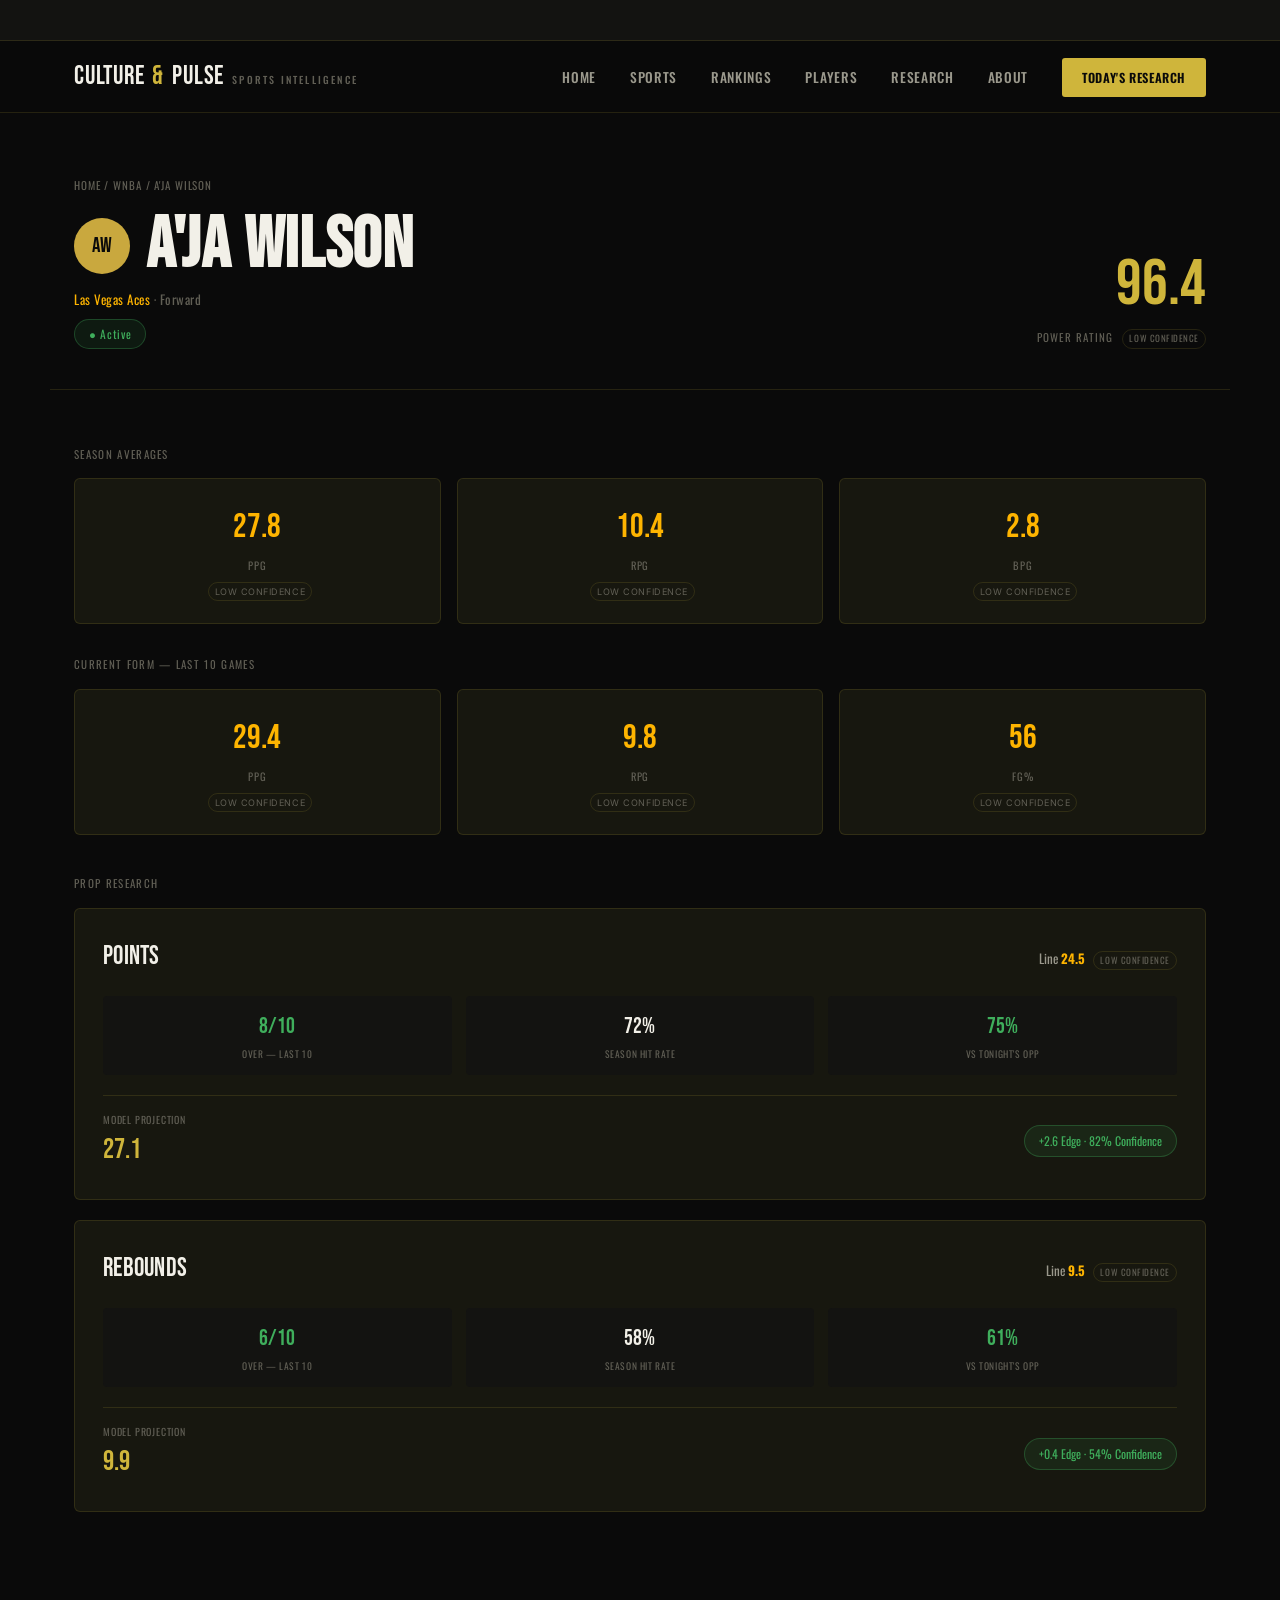
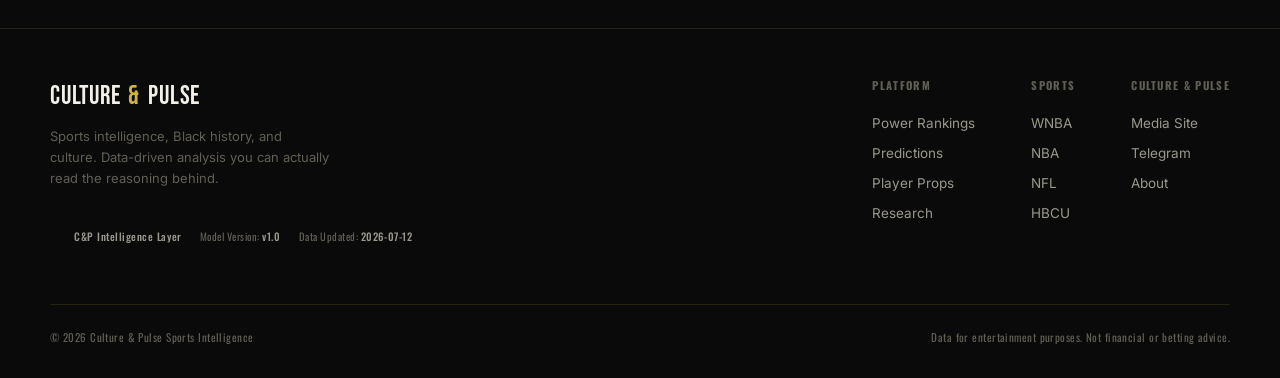
<file: player.html>
<!DOCTYPE html>
<html lang="en">
<head>
<meta charset="UTF-8">
<meta name="viewport" content="width=device-width, initial-scale=1.0">
<title id="pageTitle">Player Intelligence | Culture & Pulse Sports Intelligence</title>
<meta name="description" content="Player power ratings, current form, and prop research built from a live analytics engine.">
<link rel="preconnect" href="https://fonts.googleapis.com">
<link href="https://fonts.googleapis.com/css2?family=Bebas+Neue&family=Oswald:wght@400;500;600;700&family=Inter:wght@400;500;600&display=swap" rel="stylesheet">
<link rel="stylesheet" href="styles.css">
<style>
  .page-header{padding:64px 24px 40px;max-width:1180px;margin:0 auto;border-bottom:1px solid var(--border);}
  .breadcrumb{font-family:var(--label);font-size:11px;letter-spacing:0.08em;text-transform:uppercase;color:var(--text-faint);margin-bottom:18px;}
  .breadcrumb a{color:var(--text-faint);transition:color .15s ease;}
  .breadcrumb a:hover{color:var(--gold-bright);}
  .player-header-row{display:flex;align-items:flex-end;justify-content:space-between;flex-wrap:wrap;gap:20px;}
  .page-header h1{font-family:var(--display);font-size:clamp(44px,7vw,72px);letter-spacing:0.01em;text-transform:uppercase;line-height:0.95;}
  .player-header-meta{font-family:var(--label);font-size:13px;color:var(--text-faint);letter-spacing:0.04em;margin-top:10px;}
  .player-header-meta a{color:var(--gold-bright);}
  .power-rating-block{text-align:right;}
  .power-rating-num{font-family:var(--display);font-size:64px;color:var(--gold);line-height:1;}
  .power-rating-label{font-family:var(--label);font-size:11px;letter-spacing:0.1em;text-transform:uppercase;color:var(--text-faint);margin-top:4px;}
  .status-badge{
    display:inline-block;margin-top:10px;font-family:var(--label);font-size:11.5px;letter-spacing:0.06em;
    color:var(--win);border:1px solid rgba(63,174,92,0.3);background:rgba(63,174,92,0.1);border-radius:20px;padding:5px 14px;
  }

  .stat-section-title{font-family:var(--label);font-size:11px;letter-spacing:0.12em;text-transform:uppercase;color:var(--text-faint);margin-bottom:16px;}
  .stat-grid-3{display:grid;grid-template-columns:repeat(3,1fr);gap:16px;}
  @media (max-width:600px){.stat-grid-3{grid-template-columns:1fr;}}
  .stat-card{background:var(--bg-card);border:1px solid var(--border);border-radius:6px;padding:22px;text-align:center;}
  .stat-card-num{font-family:var(--display);font-size:34px;color:var(--gold-bright);}
  .stat-card-label{font-family:var(--label);font-size:10.5px;letter-spacing:0.08em;text-transform:uppercase;color:var(--text-faint);margin-top:6px;}
  .conf-flag{
    font-size:9px;letter-spacing:0.06em;text-transform:uppercase;color:var(--text-faint);
    border:1px solid var(--border);border-radius:10px;padding:2px 6px;margin-left:5px;cursor:help;display:inline-block;margin-top:8px;
  }

  .two-col{display:grid;grid-template-columns:1fr 1fr;gap:24px;margin-top:36px;}
  @media (max-width:800px){.two-col{grid-template-columns:1fr;}}

  .prop-card{
    background:var(--bg-card);border:1px solid var(--border);border-radius:6px;padding:28px;margin-bottom:20px;
  }
  .prop-header{display:flex;justify-content:space-between;align-items:baseline;margin-bottom:20px;}
  .prop-title{font-family:var(--display);font-size:26px;letter-spacing:0.01em;}
  .prop-line{font-family:var(--label);font-size:13px;color:var(--text-dim);}
  .prop-line b{color:var(--gold-bright);}
  .prop-rows{display:grid;grid-template-columns:repeat(3,1fr);gap:14px;margin-bottom:20px;}
  @media (max-width:600px){.prop-rows{grid-template-columns:1fr;}}
  .prop-stat{background:var(--bg-elevated);border-radius:4px;padding:14px;text-align:center;}
  .prop-stat-num{font-family:var(--display);font-size:22px;color:var(--text);}
  .prop-stat-num.strong{color:var(--win);}
  .prop-stat-label{font-family:var(--label);font-size:9.5px;letter-spacing:0.06em;text-transform:uppercase;color:var(--text-faint);margin-top:4px;}
  .prop-projection{
    display:flex;justify-content:space-between;align-items:center;padding-top:16px;border-top:1px solid var(--border);
  }
  .proj-block{}
  .proj-label{font-family:var(--label);font-size:10px;letter-spacing:0.08em;text-transform:uppercase;color:var(--text-faint);}
  .proj-value{font-family:var(--display);font-size:28px;color:var(--gold);margin-top:2px;}
  .edge-tag{
    font-family:var(--label);font-size:12px;color:var(--win);background:rgba(63,174,92,0.1);
    border:1px solid rgba(63,174,92,0.3);border-radius:20px;padding:6px 14px;
  }

  .load-state{text-align:center;padding:80px 24px;color:var(--text-faint);font-family:var(--label);letter-spacing:0.04em;}
</style>
</head>
<body>

<div class="ticker-bar" aria-hidden="true">
  <div class="ticker-track">
    <span class="ticker-item"><span class="dot">●</span> WNBA <b>LV ACES</b> 84 <span class="up">▲</span> <b>NY LIBERTY</b> 79 — FINAL</span>
    <span class="ticker-item"><span class="dot">●</span> TRENDING PROP <b>A'JA WILSON</b> O24.5 PTS — 8/10</span>
    <span class="ticker-item"><span class="dot">●</span> POWER RANK #1 <b>MINNESOTA LYNX</b> 92.1</span>
    <span class="ticker-item"><span class="dot">●</span> WNBA <b>LV ACES</b> 84 <span class="up">▲</span> <b>NY LIBERTY</b> 79 — FINAL</span>
  </div>
</div>

<header>
  <nav>
    <a href="index.html" class="logo">CULTURE <span class="amp">&</span> PULSE<span class="sub">SPORTS INTELLIGENCE</span></a>
    <button class="nav-toggle" id="navToggle" aria-label="Open menu" aria-expanded="false">☰</button>
    <ul class="nav-links" id="navLinks">
      <li><a href="index.html">Home</a></li>
      <li class="has-dropdown">
        <a href="#" aria-haspopup="true">Sports</a>
        <ul class="dropdown">
          <li><a href="#">NFL</a></li>
          <li><a href="#">NBA</a></li>
          <li><a href="wnba.html">WNBA</a></li>
          <li><a href="mlb.html">MLB</a></li>
          <li><a href="#">College Football</a></li>
          <li><a href="#">College Basketball</a></li>
        </ul>
      </li>
      <li><a href="wnba.html#rankings">Rankings</a></li>
      <li><a href="wnba.html#players">Players</a></li>
      <li><a href="wnba.html#research">Research</a></li>
      <li><a href="#">About</a></li>
      <li><a href="#" class="nav-cta">Today's Research</a></li>
    </ul>
  </nav>
</header>

<main>
  <div id="content">
    <div class="load-state">Loading player intelligence…</div>
  </div>
</main>

<footer>
  <div class="footer-inner">
    <div class="footer-brand">
      <a href="index.html" class="logo">CULTURE <span class="amp">&</span> PULSE</a>
      <p class="footer-tag">Sports intelligence, Black history, and culture. Data-driven analysis you can actually read the reasoning behind.</p>
    </div>
    <div class="footer-cols">
      <div class="footer-col">
        <h4>Platform</h4>
        <a href="wnba.html#rankings">Power Rankings</a>
        <a href="#">Predictions</a>
        <a href="#">Player Props</a>
        <a href="#">Research</a>
      </div>
      <div class="footer-col">
        <h4>Sports</h4>
        <a href="wnba.html">WNBA</a>
        <a href="#">NBA</a>
        <a href="#">NFL</a>
        <a href="#">HBCU</a>
      </div>
      <div class="footer-col">
        <h4>Culture & Pulse</h4>
        <a href="#">Media Site</a>
        <a href="#">Telegram</a>
        <a href="#">About</a>
      </div>
    </div>
  </div>
  <p class="intel-badge" id="intelBadge">
    <span><b>C&amp;P Intelligence Layer</b></span>
    <span>Model Version: <b>v1.0</b></span>
    <span>Data Updated: <b id="intelUpdated">—</b></span>
  </p>
  <div class="footer-bottom">
    <span>© 2026 Culture & Pulse Sports Intelligence</span>
    <span>Data for entertainment purposes. Not financial or betting advice.</span>
  </div>
</footer>

<script src="badges.js"></script>
<script>
  const toggle = document.getElementById('navToggle');
  const links = document.getElementById('navLinks');
  toggle.addEventListener('click', () => {
    const isOpen = links.classList.toggle('open');
    toggle.setAttribute('aria-expanded', isOpen);
  });
  if (window.matchMedia('(max-width: 900px)').matches) {
    document.querySelectorAll('.has-dropdown > a').forEach(a => {
      a.addEventListener('click', (e) => {
        e.preventDefault();
        a.closest('.has-dropdown').classList.toggle('open');
      });
    });
  }

  // Player Intelligence Page — reads ?player=<slug>, fetches
  // data/wnba-players.json. Every stat is placeholder/low-confidence
  // right now (see JSON note) — no player game-log pipeline feeds
  // this site yet. Same source+confidence convention as team.html.
  const params = new URLSearchParams(window.location.search);
  const slug = params.get('player') || 'aja-wilson';

  const confFlag = (rating) => rating.confidence === 'low'
    ? `<span class="conf-flag" title="Placeholder — no backend pipeline feeding this yet">low confidence</span>`
    : '';

  fetch('data/wnba-players.json')
    .then(res => {
      if (!res.ok) throw new Error('Player data not found (' + res.status + ')');
      return res.json();
    })
    .then(data => {
      const badge = document.getElementById('intelUpdated');
      if (badge) badge.textContent = data.updated || '—';
      const player = data.players.find(p => p.slug === slug);
      const content = document.getElementById('content');

      if (!player) {
        content.innerHTML = `<div class="load-state">No player found for "${slug}". <a href="wnba.html" style="color:var(--gold-bright);">Back to WNBA Hub →</a></div>`;
        return;
      }

      document.getElementById('pageTitle').textContent = `${player.name} | Culture & Pulse Sports Intelligence`;

      const statCard = (label, rating) => `
        <div class="stat-card">
          <div class="stat-card-num">${rating.value}</div>
          <div class="stat-card-label">${label}</div>
          ${confFlag(rating)}
        </div>`;

      const propCard = (prop) => `
        <div class="prop-card">
          <div class="prop-header">
            <span class="prop-title">${prop.label}</span>
            <span class="prop-line">Line <b>${prop.line}</b> ${confFlag({confidence:'low'})}</span>
          </div>
          <div class="prop-rows">
            <div class="prop-stat">
              <div class="prop-stat-num strong">${prop.hit_last10}</div>
              <div class="prop-stat-label">Over — Last 10</div>
            </div>
            <div class="prop-stat">
              <div class="prop-stat-num">${prop.hit_season_pct}%</div>
              <div class="prop-stat-label">Season Hit Rate</div>
            </div>
            <div class="prop-stat">
              <div class="prop-stat-num strong">${prop.hit_vs_opponent_pct}%</div>
              <div class="prop-stat-label">Vs Tonight's Opp</div>
            </div>
          </div>
          <div class="prop-projection">
            <div class="proj-block">
              <div class="proj-label">Model Projection</div>
              <div class="proj-value">${prop.model_projection}</div>
            </div>
            <span class="edge-tag">+${prop.edge} Edge · ${prop.confidence}% Confidence</span>
          </div>
        </div>`;

      content.innerHTML = `
        <div class="page-header">
          <p class="breadcrumb"><a href="index.html">Home</a> / <a href="wnba.html">WNBA</a> / ${player.name}</p>
          <div class="player-header-row">
            <div>
              <div style="display:flex;align-items:center;gap:16px;">
                ${renderPlayerBadge(player.name, 56)}
                <h1>${player.name}</h1>
              </div>
              <p class="player-header-meta"><a href="team.html?team=${player.team_slug}">${player.team}</a> · ${player.position}</p>
              <span class="status-badge">● ${player.status}</span>
            </div>
            <div class="power-rating-block">
              <div class="power-rating-num">${player.power_rating.value}</div>
              <div class="power-rating-label">Power Rating ${confFlag(player.power_rating)}</div>
            </div>
          </div>
        </div>

        <section>
          <div class="wrap">
            <p class="stat-section-title">Season Averages</p>
            <div class="stat-grid-3">
              ${statCard('PPG', player.season.ppg)}
              ${statCard('RPG', player.season.rpg)}
              ${statCard('BPG', player.season.bpg)}
            </div>

            <div style="margin-top:32px;">
              <p class="stat-section-title">Current Form — Last 10 Games</p>
              <div class="stat-grid-3">
                ${statCard('PPG', player.last10.ppg)}
                ${statCard('RPG', player.last10.rpg)}
                ${statCard('FG%', player.last10.fg_pct)}
              </div>
            </div>

            <div style="margin-top:40px;">
              <p class="stat-section-title">Prop Research</p>
              ${player.props.map(propCard).join('')}
            </div>
          </div>
        </section>
      `;
    })
    .catch(err => {
      document.getElementById('content').innerHTML = `<div class="load-state">Couldn't load player data — ${err.message}</div>`;
      console.error(err);
    });
</script>

</body>
</html>
</file>
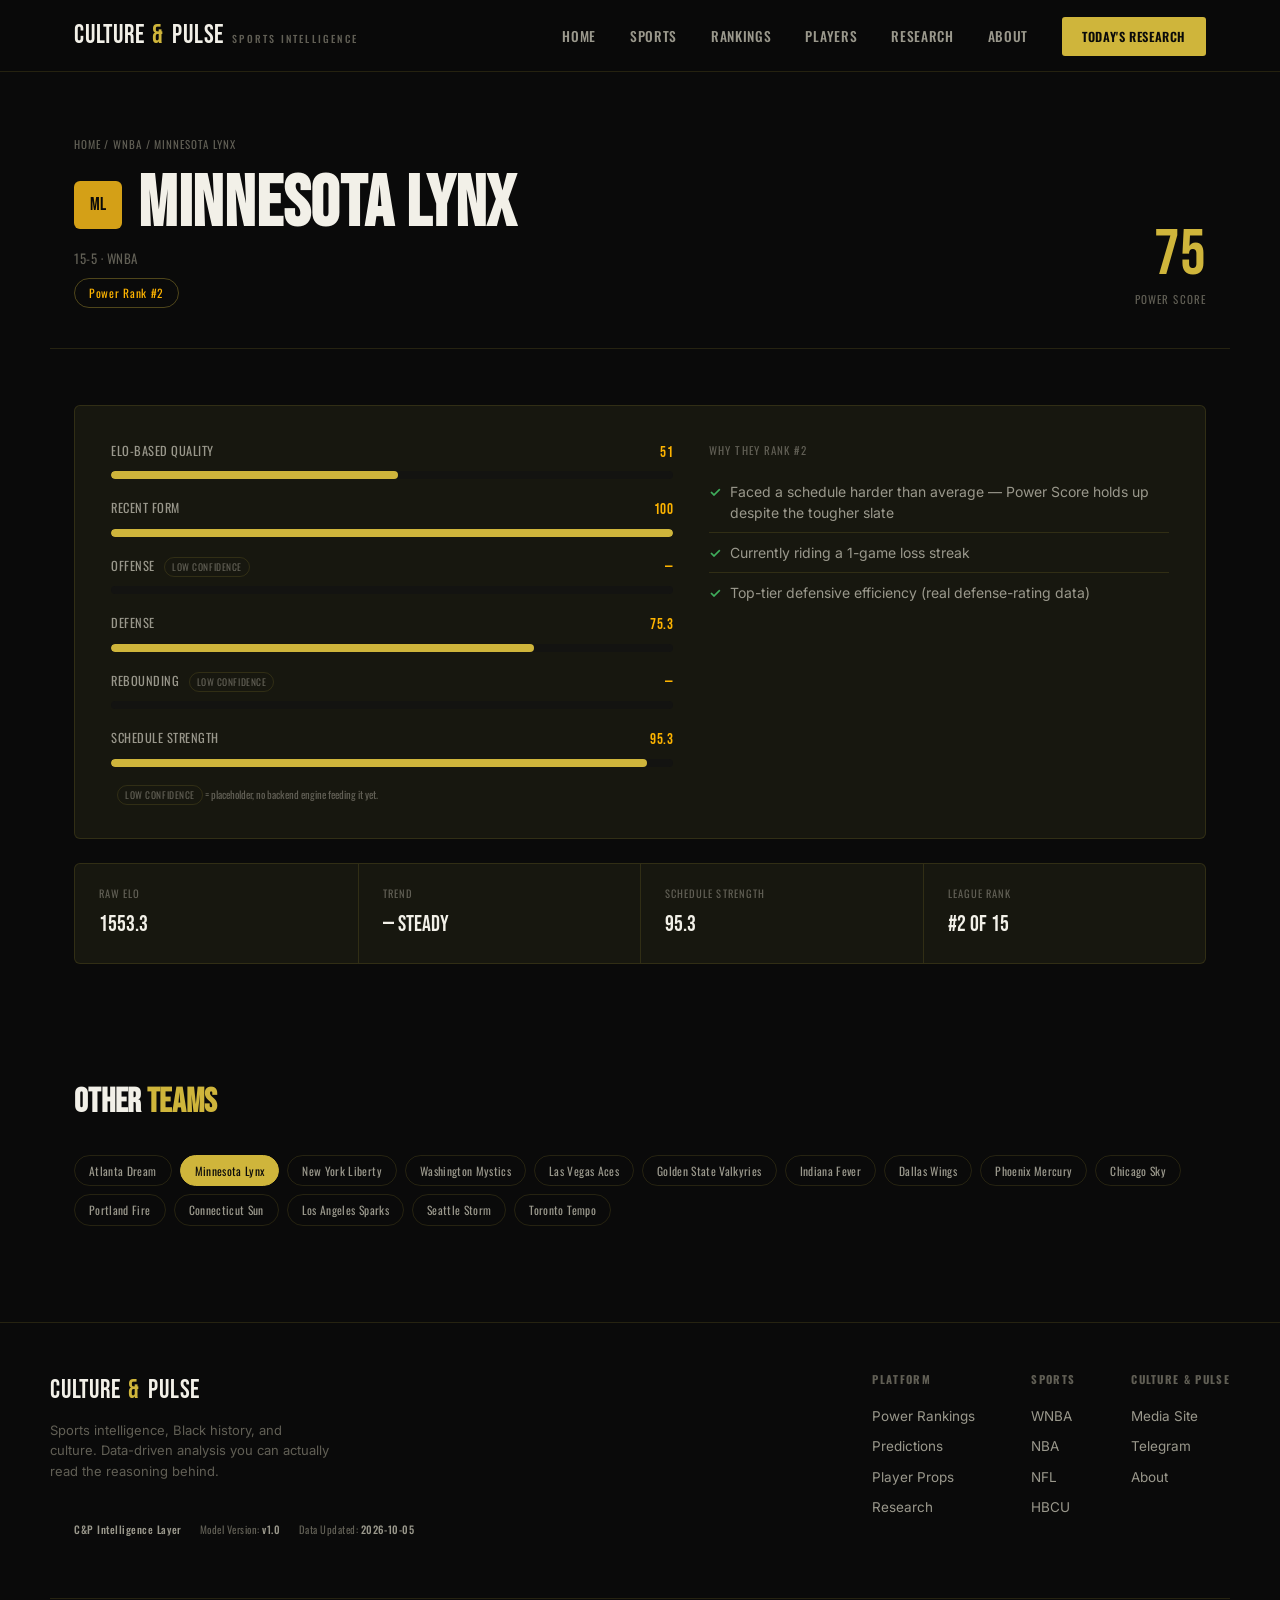
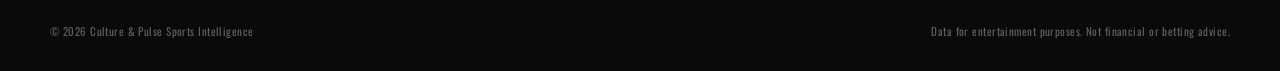
<file: team.html>
<!DOCTYPE html>
<html lang="en">
<head>
<meta charset="UTF-8">
<meta name="viewport" content="width=device-width, initial-scale=1.0">
<title id="pageTitle">Team Intelligence | Culture & Pulse Sports Intelligence</title>
<meta name="description" content="Full power rating breakdown, strengths, and schedule context for WNBA teams.">
<link rel="preconnect" href="https://fonts.googleapis.com">
<link href="https://fonts.googleapis.com/css2?family=Bebas+Neue&family=Oswald:wght@400;500;600;700&family=Inter:wght@400;500;600&display=swap" rel="stylesheet">
<link rel="stylesheet" href="styles.css">
<style>
  .page-header{
    padding:64px 24px 40px;max-width:1180px;margin:0 auto;border-bottom:1px solid var(--border);
  }
  .breadcrumb{font-family:var(--label);font-size:11px;letter-spacing:0.08em;text-transform:uppercase;color:var(--text-faint);margin-bottom:18px;}
  .breadcrumb a{color:var(--text-faint);transition:color .15s ease;}
  .breadcrumb a:hover{color:var(--gold-bright);}
  .team-header-row{display:flex;align-items:flex-end;justify-content:space-between;flex-wrap:wrap;gap:20px;}
  .page-header h1{font-family:var(--display);font-size:clamp(44px,7vw,72px);letter-spacing:0.01em;text-transform:uppercase;line-height:0.95;}
  .team-header-meta{font-family:var(--label);font-size:13px;color:var(--text-faint);letter-spacing:0.04em;margin-top:10px;}
  .power-score-block{text-align:right;}
  .power-score-num{font-family:var(--display);font-size:64px;color:var(--gold);line-height:1;}
  .power-score-label{font-family:var(--label);font-size:11px;letter-spacing:0.1em;text-transform:uppercase;color:var(--text-faint);margin-top:4px;}
  .power-rank-tag{
    display:inline-block;margin-top:10px;font-family:var(--label);font-size:11.5px;letter-spacing:0.06em;
    color:var(--gold-bright);border:1px solid var(--border-bright);border-radius:20px;padding:5px 14px;
  }

  .ratings-grid{
    display:grid;grid-template-columns:1.1fr 0.9fr;gap:36px;
    background:var(--bg-card);border:1px solid var(--border);border-radius:6px;padding:36px;
  }
  @media (max-width:800px){.ratings-grid{grid-template-columns:1fr;}}
  .bar-row{margin-bottom:20px;}
  .bar-row-top{display:flex;justify-content:space-between;font-family:var(--label);font-size:12.5px;letter-spacing:0.04em;color:var(--text-dim);margin-bottom:7px;text-transform:uppercase;}
  .bar-row-top b{color:var(--gold-bright);font-family:var(--display);font-size:15px;font-weight:400;}
  .bar-track{height:8px;background:var(--bg-elevated);border-radius:4px;overflow:hidden;}
  .bar-fill{height:100%;background:var(--gold);border-radius:4px;transition:width .4s ease;}
  .bar-fill-low{background:repeating-linear-gradient(45deg, var(--text-faint), var(--text-faint) 4px, transparent 4px, transparent 8px);}
  .conf-flag{
    font-size:9.5px;letter-spacing:0.06em;text-transform:uppercase;color:var(--text-faint);
    border:1px solid var(--border);border-radius:10px;padding:2px 7px;margin-left:6px;cursor:help;
  }
  .conf-legend{font-family:var(--label);font-size:10.5px;color:var(--text-faint);margin-top:16px;}

  .strengths-label{font-family:var(--label);font-size:11px;letter-spacing:0.1em;text-transform:uppercase;color:var(--text-faint);margin-bottom:14px;}
  .strengths-list li{font-size:14px;color:var(--text-dim);padding:9px 0;border-top:1px solid var(--border);display:flex;gap:9px;align-items:flex-start;}
  .strengths-list li:first-child{border-top:none;}
  .strengths-list li::before{content:'✓';color:var(--win);flex-shrink:0;font-weight:600;}

  .fact-strip{display:grid;grid-template-columns:repeat(4,1fr);background:var(--bg-card);border:1px solid var(--border);border-radius:6px;overflow:hidden;margin-top:24px;}
  @media (max-width:700px){.fact-strip{grid-template-columns:repeat(2,1fr);}}
  .fact-cell{padding:22px 24px;border-left:1px solid var(--border);}
  .fact-cell:first-child{border-left:none;}
  .fact-label{font-family:var(--label);font-size:10.5px;letter-spacing:0.1em;text-transform:uppercase;color:var(--text-faint);margin-bottom:6px;}
  .fact-value{font-family:var(--display);font-size:22px;color:var(--text);}
  .fact-value.trend-up{color:var(--win);}
  .fact-value.trend-down{color:var(--loss);}

  .other-teams-nav{display:flex;flex-wrap:wrap;gap:8px;margin-top:14px;}
  .other-team-pill{
    font-family:var(--label);font-size:11.5px;letter-spacing:0.03em;color:var(--text-dim);
    border:1px solid var(--border);border-radius:20px;padding:6px 14px;transition:all .15s ease;
  }
  .other-team-pill:hover{border-color:var(--gold-dim);color:var(--gold-bright);}
  .other-team-pill.current{background:var(--gold);color:var(--bg);border-color:var(--gold);}

  .load-state{text-align:center;padding:80px 24px;color:var(--text-faint);font-family:var(--label);letter-spacing:0.04em;}
</style>
</head>
<body>

<div id="cp-ticker"></div>

<header>
  <nav>
    <a href="index.html" class="logo">CULTURE <span class="amp">&</span> PULSE<span class="sub">SPORTS INTELLIGENCE</span></a>
    <button class="nav-toggle" id="navToggle" aria-label="Open menu" aria-expanded="false">☰</button>
    <ul class="nav-links" id="navLinks">
      <li><a href="index.html">Home</a></li>
      <li class="has-dropdown">
        <a href="#" aria-haspopup="true">Sports</a>
        <ul class="dropdown">
          <li><a href="#">NFL</a></li>
          <li><a href="#">NBA</a></li>
          <li><a href="wnba.html">WNBA</a></li>
          <li><a href="mlb.html">MLB</a></li>
          <li><a href="#">College Football</a></li>
          <li><a href="#">College Basketball</a></li>
        </ul>
      </li>
      <li><a href="wnba.html#rankings">Rankings</a></li>
      <li><a href="wnba.html#players">Players</a></li>
      <li><a href="wnba.html#research">Research</a></li>
      <li><a href="#">About</a></li>
      <li><a href="#" class="nav-cta">Today's Research</a></li>
    </ul>
  </nav>
</header>

<main>
  <div id="content">
    <div class="load-state">Loading team intelligence…</div>
  </div>
</main>

<footer>
  <div class="footer-inner">
    <div class="footer-brand">
      <a href="index.html" class="logo">CULTURE <span class="amp">&</span> PULSE</a>
      <p class="footer-tag">Sports intelligence, Black history, and culture. Data-driven analysis you can actually read the reasoning behind.</p>
    </div>
    <div class="footer-cols">
      <div class="footer-col">
        <h4>Platform</h4>
        <a href="wnba.html#rankings">Power Rankings</a>
        <a href="#">Predictions</a>
        <a href="#">Player Props</a>
        <a href="#">Research</a>
      </div>
      <div class="footer-col">
        <h4>Sports</h4>
        <a href="wnba.html">WNBA</a>
        <a href="#">NBA</a>
        <a href="#">NFL</a>
        <a href="#">HBCU</a>
      </div>
      <div class="footer-col">
        <h4>Culture & Pulse</h4>
        <a href="#">Media Site</a>
        <a href="#">Telegram</a>
        <a href="#">About</a>
      </div>
    </div>
  </div>
  <p class="intel-badge" id="intelBadge">
    <span><b>C&amp;P Intelligence Layer</b></span>
    <span>Model Version: <b>v1.0</b></span>
    <span>Data Updated: <b id="intelUpdated">—</b></span>
  </p>
  <div class="footer-bottom">
    <span>© 2026 Culture & Pulse Sports Intelligence</span>
    <span>Data for entertainment purposes. Not financial or betting advice.</span>
  </div>
</footer>

<script src="badges.js"></script>
<script src="ticker.js"></script>
<script>
  const toggle = document.getElementById('navToggle');
  const links = document.getElementById('navLinks');
  toggle.addEventListener('click', () => {
    const isOpen = links.classList.toggle('open');
    toggle.setAttribute('aria-expanded', isOpen);
  });
  if (window.matchMedia('(max-width: 900px)').matches) {
    document.querySelectorAll('.has-dropdown > a').forEach(a => {
      a.addEventListener('click', (e) => {
        e.preventDefault();
        a.closest('.has-dropdown').classList.toggle('open');
      });
    });
  }

  // Team Intelligence Page — reads ?team=<slug> from the URL, fetches
  // the SAME wnba-rankings.json the league hub uses (not a separate
  // per-team file — that migration only happens once there's enough
  // per-team detail to justify it), finds the matching team, and
  // renders the full breakdown. RATINGS.offense/rebounding are still
  // placeholder (value: null) — no offensive-rating module exists in
  // the backend as of 2026-07-13 (see json note field) — labelled
  // honestly below, and barRow() below is null-safe so it renders
  // "—" instead of the literal word "null".
  const params = new URLSearchParams(window.location.search);
  const slug = params.get('team') || 'minnesota-lynx';

  const TREND_WORD = { up: 'Rising', down: 'Falling', flat: 'Steady' };
  const TREND_ARROW = { up: '▲', down: '▼', flat: '—' };

  fetch('data/wnba-rankings.json')
    .then(res => {
      if (!res.ok) throw new Error('Rankings data not found (' + res.status + ')');
      return res.json();
    })
    .then(data => {
      const badge = document.getElementById('intelUpdated');
      if (badge) badge.textContent = data.updated || '—';
      const team = data.rankings.find(t => t.slug === slug);
      const content = document.getElementById('content');

      if (!team) {
        content.innerHTML = `<div class="load-state">No team found for "${slug}". <a href="wnba.html" style="color:var(--gold-bright);">Back to WNBA Rankings →</a></div>`;
        return;
      }

      document.getElementById('pageTitle').textContent = `${team.team} | Culture & Pulse Sports Intelligence`;

      const r = team.ratings;
      const barRow = (label, rating) => {
        const isLow = rating.confidence === 'low';
        const hasValue = rating.value !== null && rating.value !== undefined;
        const displayValue = hasValue ? rating.value : '—';
        const widthPct = hasValue ? rating.value : 0;
        return `
        <div class="bar-row">
          <div class="bar-row-top">
            <span>${label}${isLow ? ' <span class="conf-flag" title="Placeholder — not yet computed by the backend engine">low confidence</span>' : ''}</span>
            <b>${displayValue}</b>
          </div>
          <div class="bar-track"><div class="bar-fill ${isLow ? 'bar-fill-low' : ''}" style="width:${widthPct}%;"></div></div>
        </div>`;
      };

      const otherTeamsNav = data.rankings.map(t => `
        <a class="other-team-pill ${t.slug === slug ? 'current' : ''}" href="team.html?team=${t.slug}">${t.team}</a>
      `).join('');

      content.innerHTML = `
        <div class="page-header">
          <p class="breadcrumb"><a href="index.html">Home</a> / <a href="wnba.html">WNBA</a> / ${team.team}</p>
          <div class="team-header-row">
            <div>
              <div style="display:flex;align-items:center;gap:16px;">
                ${renderTeamBadge(team.team, 48)}
                <h1>${team.team}</h1>
              </div>
              <p class="team-header-meta">${team.record.value} · WNBA</p>
              <span class="power-rank-tag">Power Rank #${team.rank}</span>
            </div>
            <div class="power-score-block">
              <div class="power-score-num">${team.power_score}</div>
              <div class="power-score-label">Power Score</div>
            </div>
          </div>
        </div>

        <section>
          <div class="wrap">
            <div class="ratings-grid">
              <div>
                ${barRow('Elo-Based Quality', { value: Math.round((r.elo.value - 1300) / 5), source: r.elo.source, confidence: r.elo.confidence })}
                ${barRow('Recent Form', r.form)}
                ${barRow('Offense', r.offense)}
                ${barRow('Defense', r.defense)}
                ${barRow('Rebounding', r.rebounding)}
                ${barRow('Schedule Strength', r.schedule_strength)}
                <p class="conf-legend"><span class="conf-flag">low confidence</span> = placeholder, no backend engine feeding it yet.</p>
              </div>
              <div>
                <p class="strengths-label">Why They Rank #${team.rank}</p>
                <ul class="strengths-list">
                  ${team.strengths.map(s => `<li>${s}</li>`).join('')}
                </ul>
              </div>
            </div>

            <div class="fact-strip">
              <div class="fact-cell">
                <div class="fact-label">Raw Elo</div>
                <div class="fact-value">${r.elo.value}</div>
              </div>
              <div class="fact-cell">
                <div class="fact-label">Trend</div>
                <div class="fact-value trend-${team.trend.direction}">${TREND_ARROW[team.trend.direction]} ${TREND_WORD[team.trend.direction]}</div>
              </div>
              <div class="fact-cell">
                <div class="fact-label">Schedule Strength</div>
                <div class="fact-value">${r.schedule_strength.value}</div>
              </div>
              <div class="fact-cell">
                <div class="fact-label">League Rank</div>
                <div class="fact-value">#${team.rank} of ${data.rankings.length}</div>
              </div>
            </div>
          </div>
        </section>

        <section>
          <div class="wrap">
            <div class="section-head">
              <h2 class="section-title">Other <span class="gold">Teams</span></h2>
            </div>
            <div class="other-teams-nav">${otherTeamsNav}</div>
          </div>
        </section>
      `;
    })
    .catch(err => {
      document.getElementById('content').innerHTML = `<div class="load-state">Couldn't load team data — ${err.message}</div>`;
      console.error(err);
    });
</script>

</body>
</html>
</file>
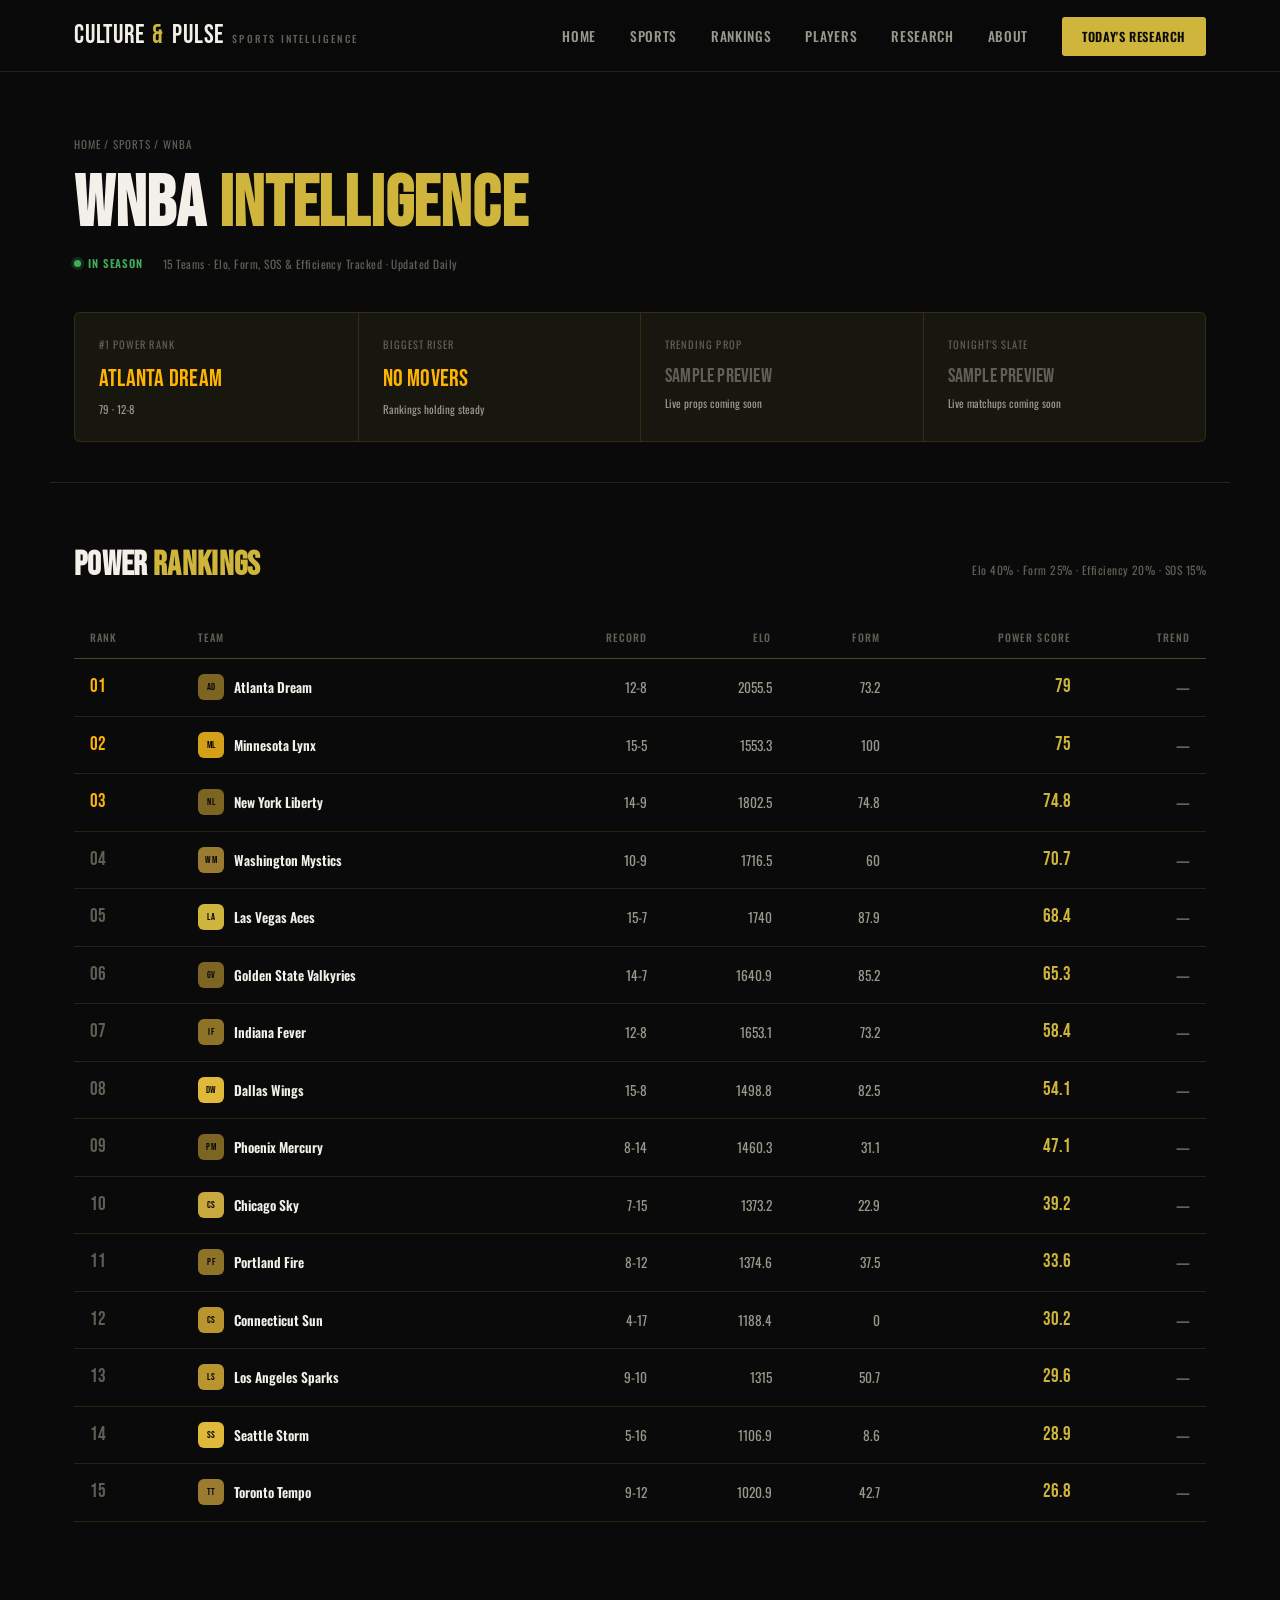
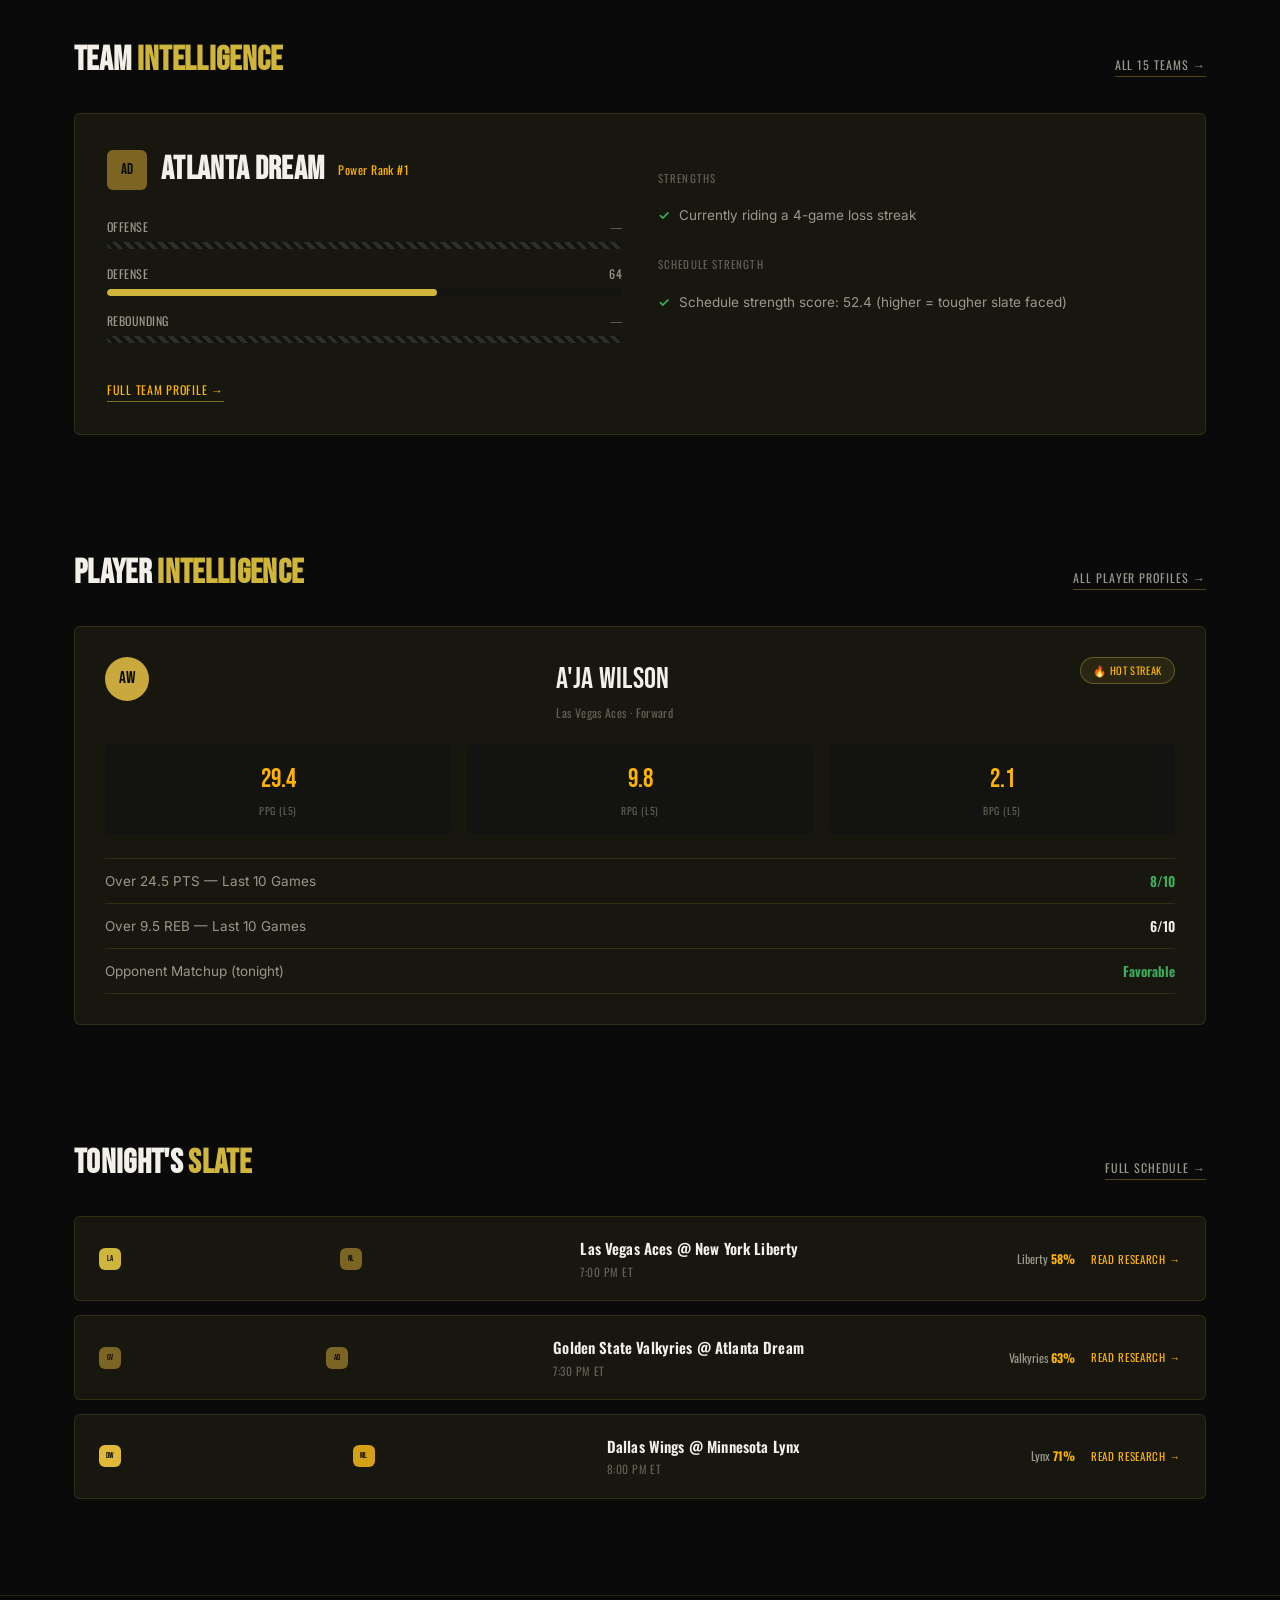
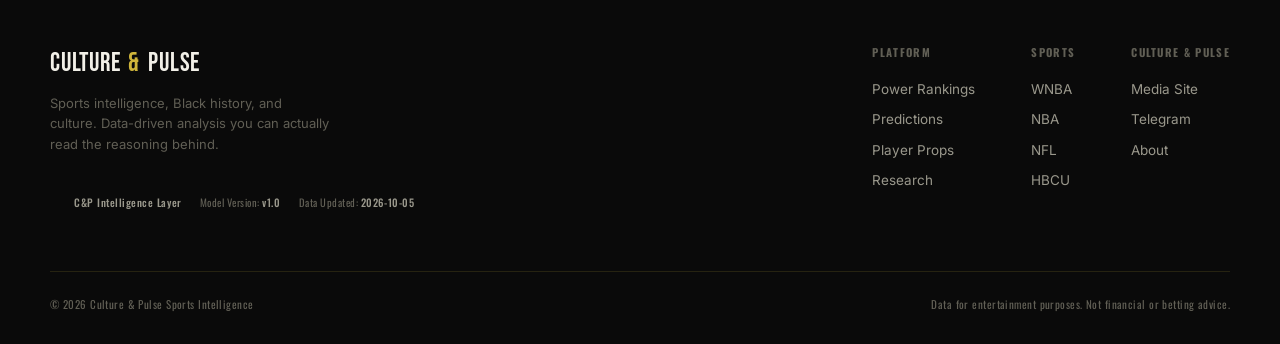
<file: wnba.html>
<!DOCTYPE html>
<html lang="en">
<head>
<meta charset="UTF-8">
<meta name="viewport" content="width=device-width, initial-scale=1.0">
<title>WNBA Intelligence | Culture & Pulse Sports Intelligence</title>
<meta name="description" content="WNBA power rankings, team intelligence, player watch, and game research — built from a live analytics engine.">
<link rel="preconnect" href="https://fonts.googleapis.com">
<link href="https://fonts.googleapis.com/css2?family=Bebas+Neue&family=Oswald:wght@400;500;600;700&family=Inter:wght@400;500;600&display=swap" rel="stylesheet">
<link rel="stylesheet" href="styles.css">
<style>
  /* ---------- Page header (non-hero) ---------- */
  .page-header{
    padding:64px 24px 40px;
    max-width:1180px;margin:0 auto;
    border-bottom:1px solid var(--border);
  }
  .breadcrumb{
    font-family:var(--label);font-size:11px;letter-spacing:0.08em;text-transform:uppercase;
    color:var(--text-faint);margin-bottom:18px;
  }
  .breadcrumb a{color:var(--text-faint);transition:color .15s ease;}
  .breadcrumb a:hover{color:var(--gold-bright);}
  .page-header h1{
    font-family:var(--display);font-size:clamp(44px,7vw,72px);letter-spacing:0.01em;text-transform:uppercase;line-height:0.95;
  }
  .page-header h1 .gold{color:var(--gold);}
  .page-status-row{
    display:flex;align-items:center;gap:20px;margin-top:16px;flex-wrap:wrap;
  }
  .live-badge{
    font-family:var(--label);font-size:11px;letter-spacing:0.08em;text-transform:uppercase;
    color:var(--win);display:flex;align-items:center;gap:7px;font-weight:600;
  }
  .live-badge::before{content:'';width:7px;height:7px;border-radius:50%;background:var(--win);box-shadow:0 0 0 3px rgba(63,174,92,0.2);}
  .page-meta{font-family:var(--label);font-size:11.5px;color:var(--text-faint);letter-spacing:0.04em;}

  /* ---------- League Pulse strip ---------- */
  .pulse-strip{
    display:grid;grid-template-columns:repeat(4,1fr);
    background:var(--bg-card);border:1px solid var(--border);border-radius:6px;overflow:hidden;
    margin-top:40px;
  }
  @media (max-width:700px){.pulse-strip{grid-template-columns:repeat(2,1fr);}}
  .pulse-cell{padding:24px;border-left:1px solid var(--border);}
  .pulse-cell:first-child{border-left:none;}
  .pulse-cell-label{font-family:var(--label);font-size:10.5px;letter-spacing:0.1em;text-transform:uppercase;color:var(--text-faint);margin-bottom:8px;}
  .pulse-cell-value{font-family:var(--display);font-size:24px;color:var(--gold-bright);letter-spacing:0.01em;}
  .pulse-cell-sub{font-family:var(--label);font-size:11px;color:var(--text-dim);margin-top:4px;}

  /* ---------- Full standings/rankings table ---------- */
  .std-table{width:100%;border-collapse:collapse;}
  .std-table thead th{
    font-family:var(--label);font-size:10.5px;letter-spacing:0.1em;text-transform:uppercase;color:var(--text-faint);
    text-align:left;padding:12px 16px;border-bottom:1px solid var(--border-bright);font-weight:500;
  }
  .std-table thead th.num{text-align:right;}
  .std-table tbody td{
    padding:14px 16px;border-bottom:1px solid var(--border);font-size:13.5px;color:var(--text-dim);
  }
  .std-table tbody td.num{text-align:right;font-family:var(--label);}
  .std-table tbody tr:hover{background:rgba(207,181,59,0.04);}
  .std-table tbody tr:hover td{color:var(--text);}
  .loading-row{text-align:center;color:var(--text-faint);font-family:var(--label);font-size:12px;letter-spacing:0.04em;padding:32px 0 !important;}
  .std-rank{font-family:var(--display);font-size:19px;color:var(--text-faint);}
  .std-table tbody tr:nth-child(-n+3) .std-rank{color:var(--gold-bright);}
  .std-team{display:flex;align-items:center;gap:10px;}
  .std-team-name{font-family:var(--label);font-weight:600;color:var(--text);font-size:13.5px;transition:color .15s ease;}
  .std-team-name:hover{color:var(--gold-bright);}
  .std-power{font-family:var(--display);font-size:19px;color:var(--gold);}
  .trend-up{color:var(--win);}
  .trend-down{color:var(--loss);}
  .trend-flat{color:var(--text-faint);}

  /* ---------- Team intelligence card ---------- */
  .team-intel-card{
    background:var(--bg-card);border:1px solid var(--border);border-radius:6px;padding:32px;
    display:grid;grid-template-columns:1fr 1fr;gap:36px;
  }
  @media (max-width:800px){.team-intel-card{grid-template-columns:1fr;}}
  .team-intel-header{display:flex;align-items:center;gap:14px;margin-bottom:24px;}
  .team-intel-header h3{font-family:var(--display);font-size:32px;letter-spacing:0.01em;}
  .team-intel-header .rk{font-family:var(--label);font-size:12px;color:var(--gold-bright);letter-spacing:0.04em;}
  .bar-row{margin-bottom:16px;}
  .bar-row-top{display:flex;justify-content:space-between;font-family:var(--label);font-size:12px;letter-spacing:0.04em;color:var(--text-dim);margin-bottom:6px;text-transform:uppercase;}
  .bar-track{height:7px;background:var(--bg-elevated);border-radius:4px;overflow:hidden;}
  .bar-fill{height:100%;background:var(--gold);border-radius:4px;}
  .bar-fill.placeholder{background:repeating-linear-gradient(45deg,var(--text-faint),var(--text-faint) 4px,transparent 4px,transparent 8px);opacity:0.35;}
  .bar-value-placeholder{color:var(--text-faint);}
  .strengths-label{font-family:var(--label);font-size:11px;letter-spacing:0.1em;text-transform:uppercase;color:var(--text-faint);margin:24px 0 12px;}
  .strengths-list li{font-size:13.5px;color:var(--text-dim);padding:7px 0;display:flex;gap:9px;align-items:flex-start;}
  .strengths-list li::before{content:'✓';color:var(--win);flex-shrink:0;font-weight:600;}
  .intel-link{
    font-family:var(--label);font-size:12px;letter-spacing:0.06em;text-transform:uppercase;color:var(--gold-bright);
    display:inline-block;margin-top:22px;border-bottom:1px solid var(--gold-dim);padding-bottom:2px;
  }

  /* ---------- Player watch card ---------- */
  .player-card{
    background:var(--bg-card);border:1px solid var(--border);border-radius:6px;padding:30px;
  }
  .player-card-top{display:flex;justify-content:space-between;align-items:flex-start;gap:14px;margin-bottom:22px;}
  .player-name{font-family:var(--display);font-size:30px;letter-spacing:0.01em;}
  .player-meta{font-family:var(--label);font-size:12px;color:var(--text-faint);letter-spacing:0.03em;margin-top:2px;}
  .player-badge{
    font-family:var(--label);font-size:10.5px;letter-spacing:0.06em;text-transform:uppercase;
    background:rgba(207,181,59,0.1);color:var(--gold-bright);border:1px solid var(--border-bright);
    padding:5px 12px;border-radius:20px;
  }
  .stat-grid{display:grid;grid-template-columns:repeat(3,1fr);gap:16px;margin-bottom:24px;}
  .stat-cell{text-align:center;padding:16px 8px;background:var(--bg-elevated);border-radius:4px;}
  .stat-num{font-family:var(--display);font-size:26px;color:var(--gold-bright);}
  .stat-label{font-family:var(--label);font-size:10px;letter-spacing:0.08em;text-transform:uppercase;color:var(--text-faint);margin-top:4px;}
  .hit-rate-row{display:flex;justify-content:space-between;align-items:center;padding:12px 0;border-top:1px solid var(--border);}
  .hit-rate-row:last-of-type{border-bottom:1px solid var(--border);}
  .hit-rate-label{font-size:13.5px;color:var(--text-dim);}
  .hit-rate-value{font-family:var(--label);font-weight:600;font-size:13.5px;}
  .hit-rate-value.strong{color:var(--win);}

  /* ---------- Game research teaser ---------- */
  .slate-list{display:flex;flex-direction:column;gap:14px;}
  .slate-row{
    background:var(--bg-card);border:1px solid var(--border);border-radius:6px;
    padding:20px 24px;display:flex;align-items:center;justify-content:space-between;gap:20px;flex-wrap:wrap;
    transition:border-color .18s ease;
  }
  .slate-row:hover{border-color:var(--border-bright);}
  .slate-teams{font-family:var(--label);font-size:15px;font-weight:600;letter-spacing:0.01em;}
  .slate-time{font-family:var(--label);font-size:11.5px;color:var(--text-faint);margin-top:3px;letter-spacing:0.04em;}
  .slate-pred{display:flex;align-items:center;gap:16px;}
  .slate-conf{font-family:var(--label);font-size:12px;color:var(--text-dim);}
  .slate-conf b{color:var(--gold-bright);}
  .slate-arrow{font-family:var(--label);font-size:11px;letter-spacing:0.06em;text-transform:uppercase;color:var(--gold-bright);}
</style>
</head>
<body>

<div id="cp-ticker"></div>

<header>
  <nav>
    <a href="index.html" class="logo">CULTURE <span class="amp">&</span> PULSE<span class="sub">SPORTS INTELLIGENCE</span></a>
    <button class="nav-toggle" id="navToggle" aria-label="Open menu" aria-expanded="false">☰</button>
    <ul class="nav-links" id="navLinks">
      <li><a href="index.html">Home</a></li>
      <li class="has-dropdown">
        <a href="#" aria-haspopup="true">Sports</a>
        <ul class="dropdown">
          <li><a href="#">NFL</a></li>
          <li><a href="#">NBA</a></li>
          <li><a href="wnba.html">WNBA</a></li>
          <li><a href="#">MLB</a></li>
          <li><a href="#">College Football</a></li>
          <li><a href="#">College Basketball</a></li>
        </ul>
      </li>
      <li><a href="#rankings">Rankings</a></li>
      <li><a href="#players">Players</a></li>
      <li><a href="#research">Research</a></li>
      <li><a href="#">About</a></li>
      <li><a href="#" class="nav-cta">Today's Research</a></li>
    </ul>
  </nav>
</header>

<main>

  <div class="page-header">
    <p class="breadcrumb"><a href="index.html">Home</a> / Sports / WNBA</p>
    <h1>WNBA <span class="gold">Intelligence</span></h1>
    <div class="page-status-row">
      <span class="live-badge">In Season</span>
      <span class="page-meta">15 Teams · Elo, Form, SOS & Efficiency Tracked · Updated Daily</span>
    </div>
    <div class="pulse-strip">
      <div class="pulse-cell">
        <p class="pulse-cell-label">#1 Power Rank</p>
        <p class="pulse-cell-value" id="heroTopTeam">—</p>
        <p class="pulse-cell-sub" id="heroTopSub">—</p>
      </div>
      <div class="pulse-cell">
        <p class="pulse-cell-label">Biggest Riser</p>
        <p class="pulse-cell-value" id="heroRiserTeam">—</p>
        <p class="pulse-cell-sub" id="heroRiserSub">—</p>
      </div>
      <div class="pulse-cell">
        <p class="pulse-cell-label">Trending Prop</p>
        <p class="pulse-cell-value" style="color:var(--text-faint);font-size:20px;">Sample Preview</p>
        <p class="pulse-cell-sub">Live props coming soon</p>
      </div>
      <div class="pulse-cell">
        <p class="pulse-cell-label">Tonight's Slate</p>
        <p class="pulse-cell-value" style="color:var(--text-faint);font-size:20px;">Sample Preview</p>
        <p class="pulse-cell-sub">Live matchups coming soon</p>
      </div>
    </div>
  </div>

  <section id="rankings">
    <div class="wrap">
      <div class="section-head">
        <h2 class="section-title">Power <span class="gold">Rankings</span></h2>
        <span class="page-meta">Elo 40% · Form 25% · Efficiency 20% · SOS 15%</span>
      </div>
      <table class="std-table">
        <thead>
          <tr>
            <th>Rank</th><th>Team</th><th class="num">Record</th><th class="num">Elo</th>
            <th class="num">Form</th><th class="num">Power Score</th><th class="num">Trend</th>
          </tr>
        </thead>
        <tbody id="rankingsBody">
          <tr><td colspan="7" class="loading-row">Loading rankings…</td></tr>
        </tbody>
      </table>
    </div>
  </section>

  <section id="team-intel">
    <div class="wrap">
      <div class="section-head">
        <h2 class="section-title">Team <span class="gold">Intelligence</span></h2>
        <a href="#" class="section-link">All 15 Teams →</a>
      </div>
      <div class="team-intel-card">
        <div>
          <div class="team-intel-header">
            <h3 id="teamIntelName">—</h3>
            <span class="rk" id="teamIntelRank">—</span>
          </div>
          <div class="bar-row">
            <div class="bar-row-top"><span>Offense</span><span id="teamIntelOffVal">—</span></div>
            <div class="bar-track"><div class="bar-fill" id="teamIntelOffBar" style="width:0%;"></div></div>
          </div>
          <div class="bar-row">
            <div class="bar-row-top"><span>Defense</span><span id="teamIntelDefVal">—</span></div>
            <div class="bar-track"><div class="bar-fill" id="teamIntelDefBar" style="width:0%;"></div></div>
          </div>
          <div class="bar-row">
            <div class="bar-row-top"><span>Rebounding</span><span id="teamIntelRebVal">—</span></div>
            <div class="bar-track"><div class="bar-fill" id="teamIntelRebBar" style="width:0%;"></div></div>
          </div>
          <a href="team.html?team=minnesota-lynx" class="intel-link" id="teamIntelLink">Full Team Profile →</a>
        </div>
        <div>
          <p class="strengths-label">Strengths</p>
          <ul class="strengths-list" id="teamIntelStrengths">
            <li>Loading…</li>
          </ul>
          <p class="strengths-label">Schedule Strength</p>
          <ul class="strengths-list" id="teamIntelSchedule">
            <li>Loading…</li>
          </ul>
        </div>
      </div>
    </div>
  </section>

  <section id="players">
    <div class="wrap">
      <div class="section-head">
        <h2 class="section-title">Player <span class="gold">Intelligence</span></h2>
        <a href="#" class="section-link">All Player Profiles →</a>
      </div>
      <div class="player-card">
        <div class="player-card-top">
          <div>
            <p class="player-name"><a href="player.html?player=aja-wilson" style="color:inherit;">A'ja Wilson</a></p>
            <p class="player-meta">Las Vegas Aces · Forward</p>
          </div>
          <span class="player-badge">🔥 Hot Streak</span>
        </div>
        <div class="stat-grid">
          <div class="stat-cell"><div class="stat-num">29.4</div><div class="stat-label">PPG (L5)</div></div>
          <div class="stat-cell"><div class="stat-num">9.8</div><div class="stat-label">RPG (L5)</div></div>
          <div class="stat-cell"><div class="stat-num">2.1</div><div class="stat-label">BPG (L5)</div></div>
        </div>
        <div class="hit-rate-row">
          <span class="hit-rate-label">Over 24.5 PTS — Last 10 Games</span>
          <span class="hit-rate-value strong">8/10</span>
        </div>
        <div class="hit-rate-row">
          <span class="hit-rate-label">Over 9.5 REB — Last 10 Games</span>
          <span class="hit-rate-value">6/10</span>
        </div>
        <div class="hit-rate-row">
          <span class="hit-rate-label">Opponent Matchup (tonight)</span>
          <span class="hit-rate-value strong">Favorable</span>
        </div>
      </div>
    </div>
  </section>

  <section id="research">
    <div class="wrap">
      <div class="section-head">
        <h2 class="section-title">Tonight's <span class="gold">Slate</span></h2>
        <a href="#" class="section-link">Full Schedule →</a>
      </div>
      <div class="slate-list">
        <a class="slate-row" href="game.html?game=aces-liberty" style="text-decoration:none;">
          <div>
            <p class="slate-teams">Las Vegas Aces @ New York Liberty</p>
            <p class="slate-time">7:00 PM ET</p>
          </div>
          <div class="slate-pred">
            <span class="slate-conf">Liberty <b>58%</b></span>
            <span class="slate-arrow">Read Research →</span>
          </div>
        </a>
        <a class="slate-row" href="game.html?game=valkyries-dream" style="text-decoration:none;">
          <div>
            <p class="slate-teams">Golden State Valkyries @ Atlanta Dream</p>
            <p class="slate-time">7:30 PM ET</p>
          </div>
          <div class="slate-pred">
            <span class="slate-conf">Valkyries <b>63%</b></span>
            <span class="slate-arrow">Read Research →</span>
          </div>
        </a>
        <a class="slate-row" href="game.html?game=wings-lynx" style="text-decoration:none;">
          <div>
            <p class="slate-teams">Dallas Wings @ Minnesota Lynx</p>
            <p class="slate-time">8:00 PM ET</p>
          </div>
          <div class="slate-pred">
            <span class="slate-conf">Lynx <b>71%</b></span>
            <span class="slate-arrow">Read Research →</span>
          </div>
        </a>
      </div>
    </div>
  </section>

</main>

<footer>
  <div class="footer-inner">
    <div class="footer-brand">
      <a href="index.html" class="logo">CULTURE <span class="amp">&</span> PULSE</a>
      <p class="footer-tag">Sports intelligence, Black history, and culture. Data-driven analysis you can actually read the reasoning behind.</p>
    </div>
    <div class="footer-cols">
      <div class="footer-col">
        <h4>Platform</h4>
        <a href="#">Power Rankings</a>
        <a href="#">Predictions</a>
        <a href="#">Player Props</a>
        <a href="#">Research</a>
      </div>
      <div class="footer-col">
        <h4>Sports</h4>
        <a href="wnba.html">WNBA</a>
        <a href="#">NBA</a>
        <a href="#">NFL</a>
        <a href="#">HBCU</a>
      </div>
      <div class="footer-col">
        <h4>Culture & Pulse</h4>
        <a href="#">Media Site</a>
        <a href="#">Telegram</a>
        <a href="#">About</a>
      </div>
    </div>
  </div>
  <p class="intel-badge" id="intelBadge">
    <span><b>C&amp;P Intelligence Layer</b></span>
    <span>Model Version: <b>v1.0</b></span>
    <span>Data Updated: <b id="intelUpdated">—</b></span>
  </p>
  <div class="footer-bottom">
    <span>© 2026 Culture & Pulse Sports Intelligence</span>
    <span>Data for entertainment purposes. Not financial or betting advice.</span>
  </div>
</footer>

<script src="badges.js"></script>
<script src="ticker.js"></script>
<script>
  const toggle = document.getElementById('navToggle');
  const links = document.getElementById('navLinks');
  toggle.addEventListener('click', () => {
    const isOpen = links.classList.toggle('open');
    toggle.setAttribute('aria-expanded', isOpen);
  });
  if (window.matchMedia('(max-width: 900px)').matches) {
    document.querySelectorAll('.has-dropdown > a').forEach(a => {
      a.addEventListener('click', (e) => {
        e.preventDefault();
        a.closest('.has-dropdown').classList.toggle('open');
      });
    });
  }

  // Power Rankings — rendered from data/wnba-rankings.json rather than
  // hardcoded in the HTML. Swap this JSON file for a real backend
  // endpoint later (ranking_engine.py's get_rankings() output already
  // matches this shape) without touching any markup here.
  const TREND_ARROW = { up: '▲', down: '▼', flat: '—' };

  fetch('data/wnba-rankings.json')
    .then(res => {
      if (!res.ok) throw new Error('Rankings data not found (' + res.status + ')');
      return res.json();
    })
    .then(data => {
      const badge = document.getElementById('intelUpdated');
      if (badge) badge.textContent = data.updated || '—';
      const tbody = document.getElementById('rankingsBody');
      tbody.innerHTML = data.rankings.map(t => `
        <tr>
          <td><span class="std-rank">${String(t.rank).padStart(2, '0')}</span></td>
          <td><div class="std-team">${renderTeamBadge(t.team, 26)}<a class="std-team-name" href="team.html?team=${t.slug}">${t.team}</a></div></td>
          <td class="num">${t.record.value}</td>
          <td class="num">${t.ratings.elo.value}</td>
          <td class="num">${t.ratings.form.value}</td>
          <td class="num"><span class="std-power">${t.power_score}</span></td>
          <td class="num trend-${t.trend.direction}">${TREND_ARROW[t.trend.direction] || '—'}</td>
        </tr>
      `).join('');

      // ---- Hero strip: #1 Power Rank ----
      const top = data.rankings.find(t => t.rank === 1) || data.rankings[0];
      if (top) {
        document.getElementById('heroTopTeam').textContent = top.team;
        document.getElementById('heroTopSub').textContent = `${top.power_score} · ${top.record.value}`;
      }

      // ---- Hero strip: Biggest Riser ----
      const risers = data.rankings.filter(t => t.trend.direction === 'up' && t.trend.movement > 0);
      const riserTeamEl = document.getElementById('heroRiserTeam');
      const riserSubEl = document.getElementById('heroRiserSub');
      if (risers.length) {
        const biggest = risers.reduce((a, b) => (b.trend.movement > a.trend.movement ? b : a));
        riserTeamEl.textContent = biggest.team;
        riserTeamEl.classList.add('trend-up');
        riserSubEl.textContent = `▲ ${biggest.trend.movement} spot${biggest.trend.movement > 1 ? 's' : ''} this week`;
      } else {
        riserTeamEl.textContent = 'No movers';
        riserSubEl.textContent = 'Rankings holding steady';
      }

      // ---- Team Intelligence card: always the #1 team ----
      if (top) {
        document.getElementById('teamIntelName').textContent = top.team;
        document.getElementById('teamIntelRank').textContent = `Power Rank #${top.rank}`;
        document.getElementById('teamIntelLink').href = `team.html?team=${top.slug}`;

        const setBar = (valId, barId, rating) => {
          const valEl = document.getElementById(valId);
          const barEl = document.getElementById(barId);
          if (rating.value === null || rating.value === undefined) {
            valEl.textContent = '—';
            valEl.classList.add('bar-value-placeholder');
            barEl.style.width = '100%';
            barEl.classList.add('placeholder');
          } else {
            valEl.textContent = rating.value;
            barEl.style.width = Math.min(100, rating.value) + '%';
          }
        };
        setBar('teamIntelOffVal', 'teamIntelOffBar', top.ratings.offense);
        setBar('teamIntelDefVal', 'teamIntelDefBar', top.ratings.defense);
        setBar('teamIntelRebVal', 'teamIntelRebBar', top.ratings.rebounding);

        const strengthsEl = document.getElementById('teamIntelStrengths');
        strengthsEl.innerHTML = (top.strengths && top.strengths.length)
          ? top.strengths.map(s => `<li>${s}</li>`).join('')
          : '<li>No standout factors flagged yet</li>';

        const sosEl = document.getElementById('teamIntelSchedule');
        const sos = top.ratings.schedule_strength;
        sosEl.innerHTML = (sos && sos.value !== null)
          ? `<li>Schedule strength score: ${sos.value} (higher = tougher slate faced)</li>`
          : '<li>Schedule strength not available yet</li>';

        // Badge next to team name — added here so it always matches the real #1 team
        document.getElementById('teamIntelName')
          .insertAdjacentHTML('beforebegin', renderTeamBadge(top.team, 40));
      }
    })
    .catch(err => {
      const tbody = document.getElementById('rankingsBody');
      tbody.innerHTML = `<tr><td colspan="7" class="loading-row">Couldn't load rankings — ${err.message}</td></tr>`;
      console.error(err);
    });

  // Inject badges into static (non-JSON-rendered) cards — Player
  // Intelligence header and Tonight's Slate. Team Intelligence badge
  // is injected dynamically once real rankings data loads (see fetch above).
  const playerCardTop = document.querySelector('.player-card-top');
  if (playerCardTop) {
    const nameText = playerCardTop.querySelector('.player-name').textContent.trim();
    playerCardTop.insertAdjacentHTML('afterbegin', renderPlayerBadge(nameText, 44));
  }

  document.querySelectorAll('.slate-row').forEach(row => {
    const teamsEl = row.querySelector('.slate-teams');
    if (!teamsEl) return;
    const teams = teamsEl.textContent.split(/\s+@\s+/);
    if (teams.length === 2) {
      row.insertAdjacentHTML('afterbegin', renderTeamBadge(teams[0].trim(), 22) + renderTeamBadge(teams[1].trim(), 22));
    }
  });
</script>

</body>
</html>
</file>
<file: styles.css>
:root{
    --bg:#0a0a0a;
    --bg-elevated:#131311;
    --bg-card:#17170f;
    --gold:#CFB53B;
    --gold-bright:#feb400;
    --gold-dim:rgba(207,181,59,0.55);
    --text:#f2f0e8;
    --text-dim:#9a988c;
    --text-faint:#615f55;
    --border:rgba(207,181,59,0.14);
    --border-bright:rgba(207,181,59,0.35);
    --win:#3fae5c;
    --loss:#c94b4b;
    --display: 'Bebas Neue', sans-serif;
    --label: 'Oswald', sans-serif;
    --body: 'Inter', sans-serif;
  }

  *{margin:0;padding:0;box-sizing:border-box;}

  html{scroll-behavior:smooth;}

  body{
    background:var(--bg);
    color:var(--text);
    font-family:var(--body);
    line-height:1.5;
    -webkit-font-smoothing:antialiased;
  }

  a{color:inherit;text-decoration:none;}
  ul{list-style:none;}

  :focus-visible{
    outline:2px solid var(--gold-bright);
    outline-offset:3px;
  }

  @media (prefers-reduced-motion: reduce){
    *{animation-duration:0.01ms !important; animation-iteration-count:1 !important; transition-duration:0.01ms !important; scroll-behavior:auto !important;}
  }

  .wrap{max-width:1180px;margin:0 auto;padding:0 24px;}

  /* ---------- Ticker ---------- */
  .ticker-bar{
    background:var(--bg-elevated);
    border-bottom:1px solid var(--border);
    overflow:hidden;
    white-space:nowrap;
    padding:8px 0;
  }
  .ticker-track{
    display:inline-flex;
    gap:48px;
    animation:scroll-ticker 38s linear infinite;
    padding-left:100%;
  }
  @keyframes scroll-ticker{
    from{transform:translateX(0);}
    to{transform:translateX(-100%);}
  }
  .ticker-item{
    font-family:var(--label);
    font-size:12.5px;
    letter-spacing:0.04em;
    color:var(--text-dim);
    display:inline-flex;
    align-items:center;
    gap:8px;
    text-transform:uppercase;
  }
  .ticker-item b{color:var(--text);font-weight:600;}
  .ticker-item .up{color:var(--win);}
  .ticker-item .down{color:var(--loss);}
  .dot{color:var(--gold);}

  /* ---------- Nav ---------- */
  header{
    position:sticky;top:0;z-index:50;
    background:rgba(10,10,10,0.92);
    backdrop-filter:blur(10px);
    border-bottom:1px solid var(--border);
  }
  nav{
    display:flex;align-items:center;justify-content:space-between;
    padding:16px 24px;
    max-width:1180px;margin:0 auto;
  }
  .logo{
    font-family:var(--display);
    font-size:26px;
    letter-spacing:0.03em;
    display:flex;align-items:baseline;gap:8px;
  }
  .logo .amp{color:var(--gold);}
  .logo .sub{
    font-family:var(--label);
    font-size:10px;
    letter-spacing:0.22em;
    color:var(--text-faint);
    text-transform:uppercase;
    font-weight:500;
  }
  .nav-links{
    display:flex;align-items:center;gap:34px;
  }
  .nav-links > li{position:relative;}
  .nav-links a{
    font-family:var(--label);
    font-size:13.5px;
    letter-spacing:0.05em;
    text-transform:uppercase;
    color:var(--text-dim);
    font-weight:500;
    transition:color .15s ease;
    padding:6px 0;
  }
  .nav-links a:hover, .nav-links a:focus-visible{color:var(--gold-bright);}
  .has-dropdown:hover .dropdown, .has-dropdown:focus-within .dropdown{
    opacity:1;visibility:visible;transform:translateY(0);
  }
  .dropdown{
    position:absolute;top:100%;left:50%;transform:translateX(-50%) translateY(6px);
    background:var(--bg-card);
    border:1px solid var(--border);
    border-radius:4px;
    padding:8px;
    min-width:150px;
    opacity:0;visibility:hidden;
    transition:opacity .15s ease, transform .15s ease;
    box-shadow:0 12px 28px rgba(0,0,0,0.5);
  }
  .dropdown a{display:block;padding:8px 12px;font-size:12.5px;border-radius:3px;}
  .dropdown a:hover{background:rgba(207,181,59,0.08);}
  .nav-links a.nav-cta{
    font-family:var(--label);
    font-size:12.5px;
    letter-spacing:0.05em;
    text-transform:uppercase;
    font-weight:600;
    color:var(--bg);
    background:var(--gold);
    padding:10px 20px;
    border-radius:3px;
    transition:background .15s ease;
  }
  .nav-links a.nav-cta:hover, .nav-links a.nav-cta:focus-visible{color:var(--bg);background:var(--gold-bright);}
  .nav-toggle{display:none;background:none;border:none;color:var(--text);font-size:22px;cursor:pointer;}

  @media (max-width:900px){
    .nav-links{
      position:fixed;top:0;right:0;height:100vh;width:min(78vw,320px);
      background:var(--bg-elevated);
      flex-direction:column;align-items:flex-start;
      padding:88px 28px 28px;gap:22px;
      border-left:1px solid var(--border);
      transform:translateX(100%);
      transition:transform .25s ease;
    }
    .nav-links.open{transform:translateX(0);}
    .dropdown{position:static;transform:none;opacity:1;visibility:visible;box-shadow:none;border:none;padding:4px 0 0 12px;display:none;}
    .has-dropdown.open .dropdown{display:block;}
    .nav-toggle{display:block;}
    .nav-cta{margin-top:8px;}
  }

  /* ---------- Hero ---------- */
  .hero{
    padding:88px 24px 64px;
    max-width:1180px;margin:0 auto;
    position:relative;
  }
  .eyebrow{
    font-family:var(--label);
    font-size:12.5px;
    letter-spacing:0.22em;
    text-transform:uppercase;
    color:var(--gold);
    font-weight:600;
    margin-bottom:18px;
    display:flex;align-items:center;gap:10px;
  }
  .eyebrow::before{
    content:'';width:24px;height:1px;background:var(--gold);
  }
  h1.hero-title{
    font-family:var(--display);
    font-size:clamp(52px,8vw,104px);
    line-height:0.92;
    letter-spacing:0.01em;
    text-transform:uppercase;
  }
  h1.hero-title .line2{color:var(--gold);}
  .hero-sub{
    font-family:var(--body);
    font-size:17px;
    color:var(--text-dim);
    max-width:520px;
    margin:22px 0 32px;
    line-height:1.65;
  }
  .hero-sports-line{
    font-family:var(--label);
    font-size:12.5px;
    letter-spacing:0.08em;
    text-transform:uppercase;
    color:var(--text-faint);
    margin-bottom:36px;
  }
  .hero-sports-line span{color:var(--text-dim);}
  .hero-dna{
    font-family:var(--label);
    font-size:14px;
    letter-spacing:0.03em;
    color:var(--gold-bright);
    font-weight:500;
    margin-bottom:26px;
  }

  /* ---------- The Pulse ---------- */
  #pulse{padding:0 24px 56px;}
  .pulse-label{
    font-family:var(--label);
    font-size:11px;letter-spacing:0.14em;text-transform:uppercase;
    color:var(--text-faint);margin-bottom:16px;
    display:flex;align-items:center;gap:10px;
  }
  .pulse-label::after{content:'';flex:1;height:1px;background:var(--border);}
  .pulse-list{
    display:flex;flex-direction:column;gap:0;
    border-top:1px solid var(--border);
  }
  .pulse-list li{
    font-size:14px;color:var(--text-dim);line-height:1.5;
    padding:14px 0;border-bottom:1px solid var(--border);
    display:flex;gap:12px;align-items:flex-start;
  }
  .pulse-list li:hover{color:var(--text);}
  .pulse-tag{
    flex-shrink:0;
    font-family:var(--label);font-size:11.5px;letter-spacing:0.04em;font-weight:600;
    color:var(--gold-bright);white-space:nowrap;
  }
  .hero-ctas{display:flex;gap:14px;flex-wrap:wrap;}
  .btn{
    font-family:var(--label);
    font-size:13.5px;
    letter-spacing:0.05em;
    text-transform:uppercase;
    font-weight:600;
    padding:15px 28px;
    border-radius:3px;
    transition:all .15s ease;
    display:inline-block;
  }
  .btn-primary{background:var(--gold);color:var(--bg);}
  .btn-primary:hover{background:var(--gold-bright);}
  .btn-ghost{border:1px solid var(--border-bright);color:var(--text);}
  .btn-ghost:hover{border-color:var(--gold);color:var(--gold-bright);}

  /* ---------- Section shell ---------- */
  section{padding:56px 24px;}
  .section-head{
    display:flex;align-items:baseline;justify-content:space-between;
    margin-bottom:28px;flex-wrap:wrap;gap:10px;
  }
  .section-title{
    font-family:var(--display);
    font-size:34px;
    letter-spacing:0.01em;
    text-transform:uppercase;
  }
  .section-title .gold{color:var(--gold);}
  .section-link{
    font-family:var(--label);
    font-size:12px;
    letter-spacing:0.08em;
    text-transform:uppercase;
    color:var(--text-dim);
    border-bottom:1px solid var(--border-bright);
    padding-bottom:2px;
    transition:color .15s ease;
  }
  .section-link:hover{color:var(--gold-bright);}

  /* ---------- Game of the Day ---------- */
  .gotd-card{
    background:var(--bg-card);
    border:1px solid var(--border);
    border-radius:6px;
    padding:36px;
    display:grid;
    grid-template-columns:1.1fr 0.9fr;
    gap:36px;
  }
  @media (max-width:800px){.gotd-card{grid-template-columns:1fr;}}
  .gotd-tag{
    font-family:var(--label);
    font-size:11px;
    letter-spacing:0.14em;
    text-transform:uppercase;
    color:var(--gold-bright);
    font-weight:600;
    margin-bottom:16px;
  }
  .matchup-row{
    display:flex;align-items:center;justify-content:space-between;
    margin-bottom:22px;
  }
  .team-block{display:flex;flex-direction:column;gap:4px;}
  .team-name{
    font-family:var(--display);
    font-size:30px;
    letter-spacing:0.01em;
  }
  .team-record{
    font-family:var(--label);
    font-size:12px;
    color:var(--text-faint);
    letter-spacing:0.04em;
  }
  .vs{
    font-family:var(--label);
    font-size:13px;
    color:var(--text-faint);
    letter-spacing:0.1em;
  }
  .win-prob-bar{
    height:8px;border-radius:4px;overflow:hidden;
    display:flex;background:var(--bg-elevated);
    margin:18px 0 10px;
  }
  .win-prob-bar span{display:block;height:100%;}
  .win-prob-labels{
    display:flex;justify-content:space-between;
    font-family:var(--label);
    font-size:12px;color:var(--text-dim);letter-spacing:0.03em;
  }
  .win-prob-labels b{color:var(--text);font-size:13px;}
  .factors{margin-top:26px;}
  .factors-label{
    font-family:var(--label);
    font-size:11px;letter-spacing:0.12em;text-transform:uppercase;
    color:var(--text-faint);margin-bottom:12px;
  }
  .factors li{
    font-size:13.5px;color:var(--text-dim);
    padding:9px 0;
    border-top:1px solid var(--border);
    display:flex;gap:10px;align-items:flex-start;
  }
  .factors li:first-child{border-top:none;}
  .factors li::before{content:'—';color:var(--gold);flex-shrink:0;}

  /* Confidence ring */
  .ring-block{
    display:flex;flex-direction:column;align-items:center;justify-content:center;
    border-left:1px solid var(--border);
    padding-left:36px;
  }
  @media (max-width:800px){.ring-block{border-left:none;border-top:1px solid var(--border);padding-left:0;padding-top:28px;}}
  .ring-wrap{position:relative;width:168px;height:168px;}
  .ring-wrap svg{transform:rotate(-90deg);}
  .ring-bg{fill:none;stroke:var(--bg-elevated);stroke-width:10;}
  .ring-fg{fill:none;stroke:var(--gold);stroke-width:10;stroke-linecap:round;}
  .ring-center{
    position:absolute;inset:0;display:flex;flex-direction:column;align-items:center;justify-content:center;
  }
  .ring-num{font-family:var(--display);font-size:42px;line-height:1;color:var(--gold-bright);}
  .ring-label{font-family:var(--label);font-size:10px;letter-spacing:0.1em;text-transform:uppercase;color:var(--text-faint);margin-top:4px;}
  .ring-caption{
    font-family:var(--label);font-size:12px;letter-spacing:0.06em;text-transform:uppercase;
    color:var(--text-dim);margin-top:18px;text-align:center;
  }
  .edge-pill{
    margin-top:14px;
    font-family:var(--label);font-size:12px;letter-spacing:0.04em;
    background:rgba(63,174,92,0.12);color:var(--win);
    border:1px solid rgba(63,174,92,0.3);
    padding:6px 14px;border-radius:20px;
  }

  /* ---------- Three pillars ---------- */
  .pillars{
    display:grid;grid-template-columns:repeat(3,1fr);gap:20px;
  }
  @media (max-width:800px){.pillars{grid-template-columns:1fr;}}
  .pillar{
    background:var(--bg-card);
    border:1px solid var(--border);
    border-radius:6px;
    padding:30px 26px;
    transition:border-color .18s ease, transform .18s ease;
  }
  .pillar:hover{border-color:var(--border-bright);transform:translateY(-3px);}
  .pillar-icon{
    font-family:var(--display);font-size:13px;color:var(--gold);
    letter-spacing:0.16em;margin-bottom:18px;
  }
  .pillar h3{
    font-family:var(--display);font-size:26px;letter-spacing:0.01em;margin-bottom:10px;text-transform:uppercase;
  }
  .pillar p{font-size:14px;color:var(--text-dim);line-height:1.6;margin-bottom:18px;}
  .pillar-link{font-family:var(--label);font-size:12px;letter-spacing:0.06em;text-transform:uppercase;color:var(--gold-bright);}

  /* ---------- Power Rankings preview ---------- */
  .rank-list{
    background:var(--bg-card);border:1px solid var(--border);border-radius:6px;overflow:hidden;
  }
  .rank-row{
    display:grid;grid-template-columns:56px 36px 1fr auto auto;align-items:center;
    gap:18px;padding:18px 24px;border-top:1px solid var(--border);
  }
  .rank-row:first-child{border-top:none;}
  .rank-num{
    font-family:var(--display);font-size:26px;color:var(--text-faint);
  }
  .rank-row.top .rank-num{color:var(--gold-bright);}
  .rank-team{display:flex;flex-direction:column;gap:3px;}
  .rank-team-name{font-family:var(--label);font-size:16px;font-weight:600;letter-spacing:0.01em;}
  .rank-team-meta{font-family:var(--label);font-size:11.5px;color:var(--text-faint);letter-spacing:0.03em;}
  .rank-trend{font-family:var(--label);font-size:12px;letter-spacing:0.03em;}
  .rank-trend.up{color:var(--win);}
  .rank-trend.down{color:var(--loss);}
  .rank-score{
    font-family:var(--display);font-size:24px;color:var(--gold);text-align:right;min-width:64px;
  }
  .rank-score small{font-family:var(--label);font-size:10px;color:var(--text-faint);display:block;letter-spacing:0.1em;}

  /* ---------- Sport grid ---------- */
  .sport-grid{
    display:grid;grid-template-columns:repeat(6,1fr);gap:14px;
  }
  @media (max-width:900px){.sport-grid{grid-template-columns:repeat(3,1fr);}}
  @media (max-width:520px){.sport-grid{grid-template-columns:repeat(2,1fr);}}
  .sport-tile{
    background:var(--bg-card);border:1px solid var(--border);border-radius:6px;
    padding:26px 16px;text-align:center;
    transition:border-color .18s ease, background .18s ease;
  }
  .sport-tile:hover{border-color:var(--gold-dim);background:var(--bg-elevated);}
  .sport-tile .abbr{
    font-family:var(--display);font-size:30px;color:var(--gold);letter-spacing:0.02em;
  }
  .sport-tile .full{
    font-family:var(--label);font-size:10.5px;color:var(--text-faint);letter-spacing:0.06em;text-transform:uppercase;margin-top:6px;
  }
  .sport-tile .status{
    font-family:var(--label);font-size:9.5px;letter-spacing:0.1em;text-transform:uppercase;
    margin-top:10px;color:var(--text-faint);
  }
  .sport-tile .status.live{color:var(--win);}

  /* ---------- Model performance ---------- */
  .perf-strip{
    display:grid;grid-template-columns:repeat(4,1fr);
    background:var(--bg-card);border:1px solid var(--border);border-radius:6px;
    overflow:hidden;
  }
  @media (max-width:700px){.perf-strip{grid-template-columns:repeat(2,1fr);}}
  .perf-cell{
    padding:30px 24px;border-left:1px solid var(--border);
  }
  .perf-cell:first-child{border-left:none;}
  .perf-num{font-family:var(--display);font-size:40px;color:var(--gold-bright);letter-spacing:0.01em;}
  .perf-num.neg{color:var(--loss);}
  .perf-label{font-family:var(--label);font-size:11px;letter-spacing:0.1em;text-transform:uppercase;color:var(--text-faint);margin-top:6px;}
  .perf-caveat{
    font-family:var(--label);font-size:11px;letter-spacing:0.05em;
    color:var(--text-faint);font-style:italic;margin-bottom:16px;
  }
  .perf-by-sport{
    display:flex;gap:12px;flex-wrap:wrap;margin-top:16px;
  }
  .perf-sport-pill{
    background:var(--bg-card);border:1px solid var(--border);border-radius:6px;
    padding:14px 20px;display:flex;align-items:center;gap:12px;
  }
  .perf-sport-name{font-family:var(--label);font-size:11px;letter-spacing:0.08em;text-transform:uppercase;color:var(--text-faint);}
  .perf-sport-record{font-family:var(--display);font-size:20px;color:var(--gold-bright);}
  .perf-sport-rate{font-family:var(--label);font-size:12px;color:var(--text-dim);}

  /* ---------- Research ---------- */
  .research-grid{display:grid;grid-template-columns:1.3fr 1fr 1fr;gap:20px;}
  @media (max-width:900px){.research-grid{grid-template-columns:1fr;}}
  .research-card{
    background:var(--bg-card);border:1px solid var(--border);border-radius:6px;
    padding:26px;display:flex;flex-direction:column;gap:14px;
    transition:border-color .18s ease;
  }
  .research-card:hover{border-color:var(--border-bright);}
  .research-tag{
    font-family:var(--label);font-size:10.5px;letter-spacing:0.1em;text-transform:uppercase;color:var(--gold);
  }
  .research-title{font-family:var(--display);font-size:24px;line-height:1.05;letter-spacing:0.01em;}
  .research-excerpt{font-size:13.5px;color:var(--text-dim);line-height:1.6;}
  .research-meta{font-family:var(--label);font-size:11px;color:var(--text-faint);letter-spacing:0.04em;margin-top:auto;}
  .hbcu-card{border-color:var(--border-bright);background:linear-gradient(180deg, rgba(207,181,59,0.05), var(--bg-card) 40%);}
  .hbcu-factors{margin:2px 0 4px;}
  .hbcu-factors li{
    font-size:13px;color:var(--text-dim);padding:6px 0;
    border-top:1px solid var(--border);display:flex;gap:8px;
  }
  .hbcu-factors li:first-child{border-top:none;}
  .hbcu-factors li::before{content:'—';color:var(--gold);flex-shrink:0;}

  /* ---------- Footer ---------- */
  footer{
    border-top:1px solid var(--border);
    padding:48px 24px 32px;
    margin-top:40px;
  }
  .footer-inner{
    max-width:1180px;margin:0 auto;
    display:flex;justify-content:space-between;align-items:flex-start;flex-wrap:wrap;gap:32px;
  }
  .footer-brand .logo{margin-bottom:10px;}
  .footer-tag{font-size:13px;color:var(--text-faint);max-width:280px;line-height:1.6;}
  .footer-cols{display:flex;gap:56px;flex-wrap:wrap;}
  .footer-col h4{
    font-family:var(--label);font-size:11px;letter-spacing:0.12em;text-transform:uppercase;color:var(--text-faint);margin-bottom:14px;
  }
  .footer-col a{
    display:block;font-size:13.5px;color:var(--text-dim);padding:5px 0;transition:color .15s ease;
  }
  .footer-col a:hover{color:var(--gold-bright);}
  .footer-bottom{
    max-width:1180px;margin:40px auto 0;padding-top:24px;border-top:1px solid var(--border);
    font-family:var(--label);font-size:11px;color:var(--text-faint);letter-spacing:0.04em;
    display:flex;justify-content:space-between;flex-wrap:wrap;gap:10px;
  }

/* ---------- Intelligence Layer Badge ---------- */
.intel-badge{
  max-width:1180px;margin:0 auto;padding:0 24px 20px;
  font-family:var(--label);font-size:10.5px;letter-spacing:0.05em;color:var(--text-faint);
  display:flex;gap:18px;flex-wrap:wrap;
}
.intel-badge b{color:var(--text-dim);font-weight:500;}

/* ---------- Badges (team crests / player avatars, initials-based) ---------- */
.badge{
  display:inline-flex;align-items:center;justify-content:center;
  font-family:var(--display);letter-spacing:0.02em;color:#0a0a0a;
  flex-shrink:0;line-height:1;
}
.badge-team{
  border-radius:6px;
}
.badge-player{
  border-radius:50%;
}
.badge-inline{
  vertical-align:middle;margin-right:10px;
}

/* ---------- Today's Intelligence (homepage) ---------- */
.intel-card{
  background:var(--bg-card);border:1px solid var(--border);border-radius:6px;
  padding:26px;margin-bottom:16px;
}
.intel-card-tag{
  font-family:var(--label);font-size:10.5px;letter-spacing:0.12em;text-transform:uppercase;
  margin-bottom:14px;
}
.intel-card-tag.lock{color:var(--gold-bright);}
.intel-card-tag.projection{color:var(--text-dim);}
.intel-card-tag.prop{color:var(--gold);}
.intel-row{display:flex;align-items:center;gap:14px;margin-bottom:14px;}
.intel-row-info{flex:1;}
.intel-matchup{font-family:var(--label);font-weight:600;font-size:15px;}
.intel-sub{font-family:var(--label);font-size:12px;color:var(--text-dim);margin-top:2px;}
.intel-stat-row{display:flex;justify-content:space-between;font-family:var(--label);font-size:13px;color:var(--text-dim);padding-top:10px;border-top:1px solid var(--border);}
.intel-stat-row b{color:var(--gold-bright);}
.intel-tier{
  font-family:var(--label);font-size:10.5px;letter-spacing:0.05em;text-transform:uppercase;
  border-radius:20px;padding:4px 12px;border:1px solid var(--border-bright);
}
.intel-tier.high{color:var(--win);border-color:rgba(63,174,92,0.3);background:rgba(63,174,92,0.08);}
.intel-tier.medium{color:var(--gold-bright);border-color:var(--border-bright);}
.intel-tier.low{color:var(--text-faint);}
.intel-caveat-line{font-family:var(--label);font-size:11px;color:var(--text-faint);font-style:italic;margin-top:10px;}
.intel-empty{font-family:var(--label);font-size:13px;color:var(--text-faint);text-align:center;padding:24px;}

/* ---------- Live Scores Ticker (V1) ---------- */
#cp-ticker{
  background:var(--bg-elevated);
  border-bottom:1px solid var(--border);
  overflow:hidden;
  white-space:nowrap;
  padding:8px 0;
}

.cp-ticker-track{
  display:flex;
  width:max-content;
  animation:cp-ticker-scroll 45s linear infinite;
}
.cp-ticker-track:hover{animation-play-state:paused;}

.cp-ticker-content{
  display:flex;
  align-items:center;
  flex-shrink:0;
}

.cp-ticker-item{
  display:inline-flex;
  align-items:center;
  gap:8px;
  font-family:var(--label);
  font-size:12.5px;
  letter-spacing:0.04em;
  text-transform:uppercase;
  color:var(--text-dim);
  padding:0 24px;
}

.cp-ticker-league{
  font-weight:600;
  color:var(--gold);
}

.cp-ticker-live-dot{
  color:var(--loss);
  animation:cp-ticker-pulse 1.4s ease-in-out infinite;
}

.cp-ticker-status-live{color:var(--loss);font-weight:600;}
.cp-ticker-status-final{color:var(--text-faint);}
.cp-ticker-status-pre{color:var(--gold-bright);}

.cp-ticker-sep{color:var(--text-faint);padding:0 4px;}

@keyframes cp-ticker-scroll{
  from{transform:translateX(0);}
  to{transform:translateX(-50%);}
}
@keyframes cp-ticker-pulse{
  0%,100%{opacity:1;}
  50%{opacity:0.3;}
}

@media (max-width:640px){
  .cp-ticker-item{font-size:11px;padding:0 14px;}
}
</file>
